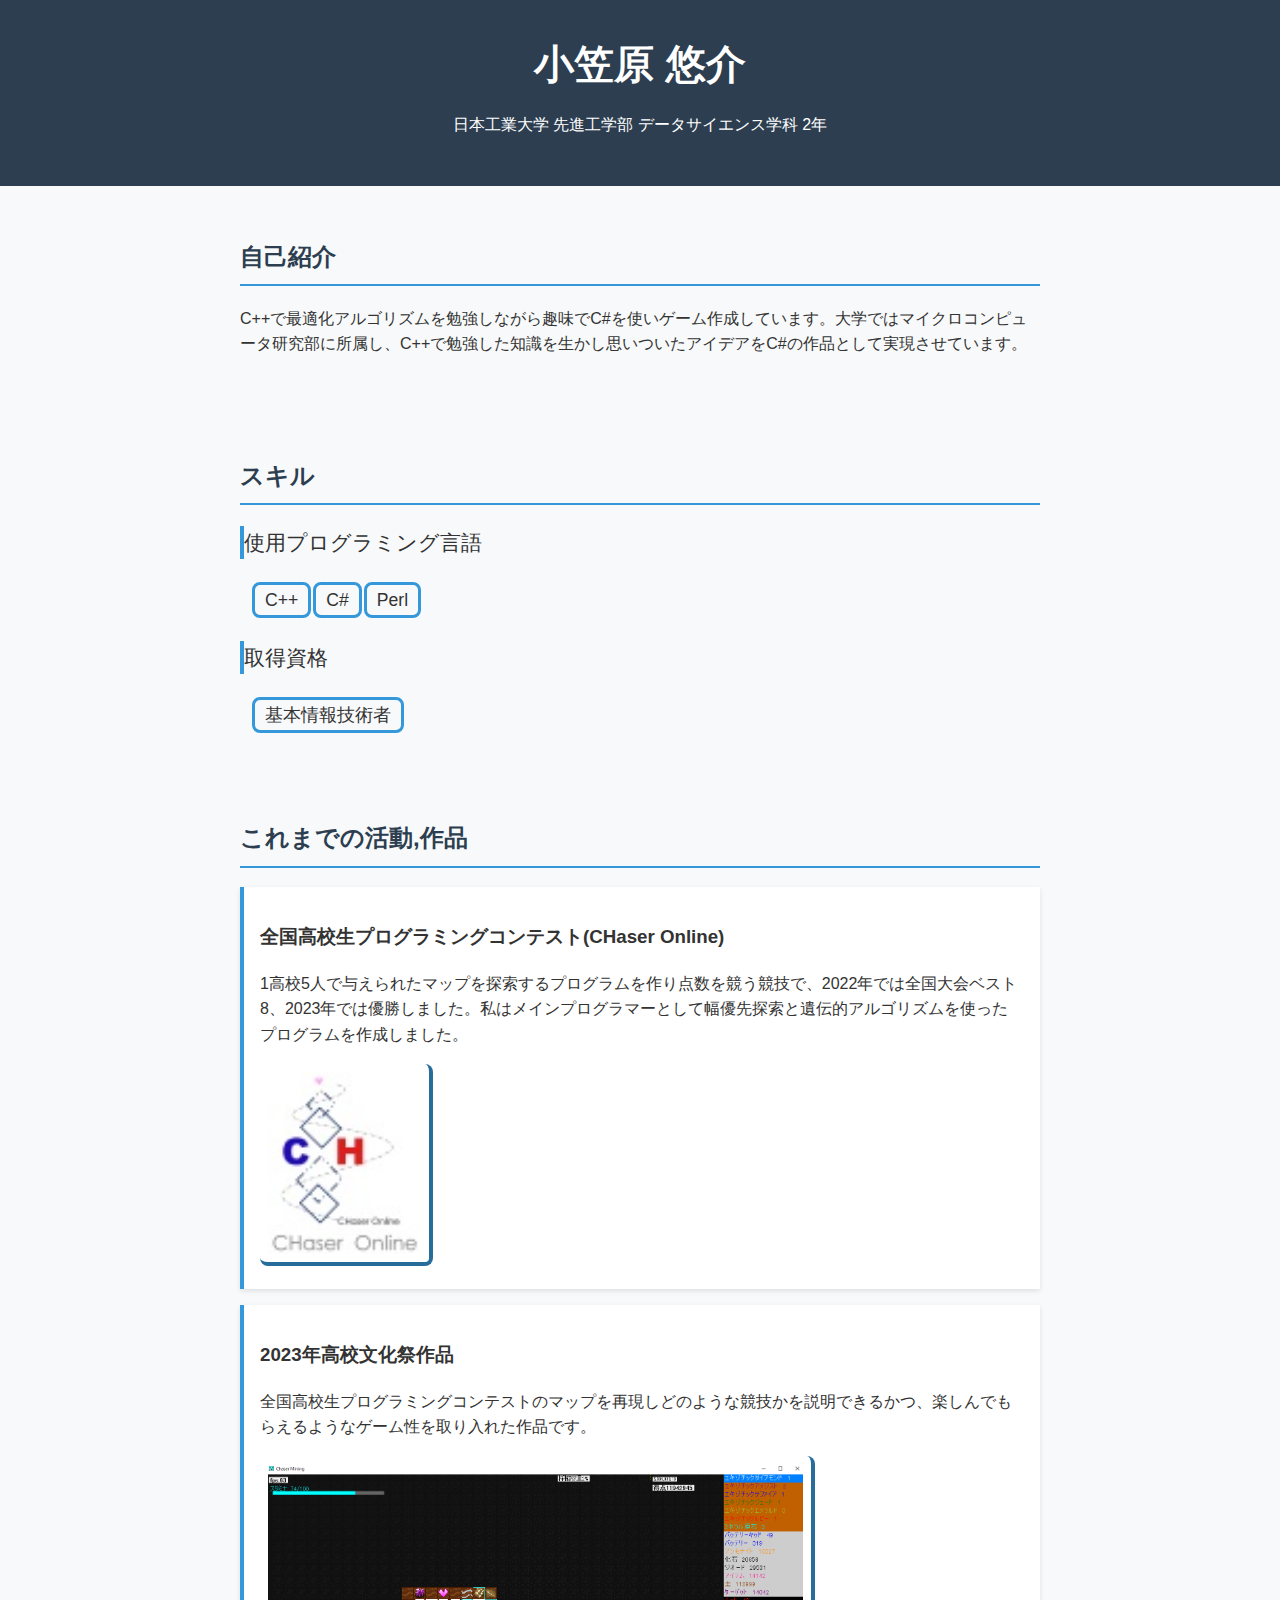
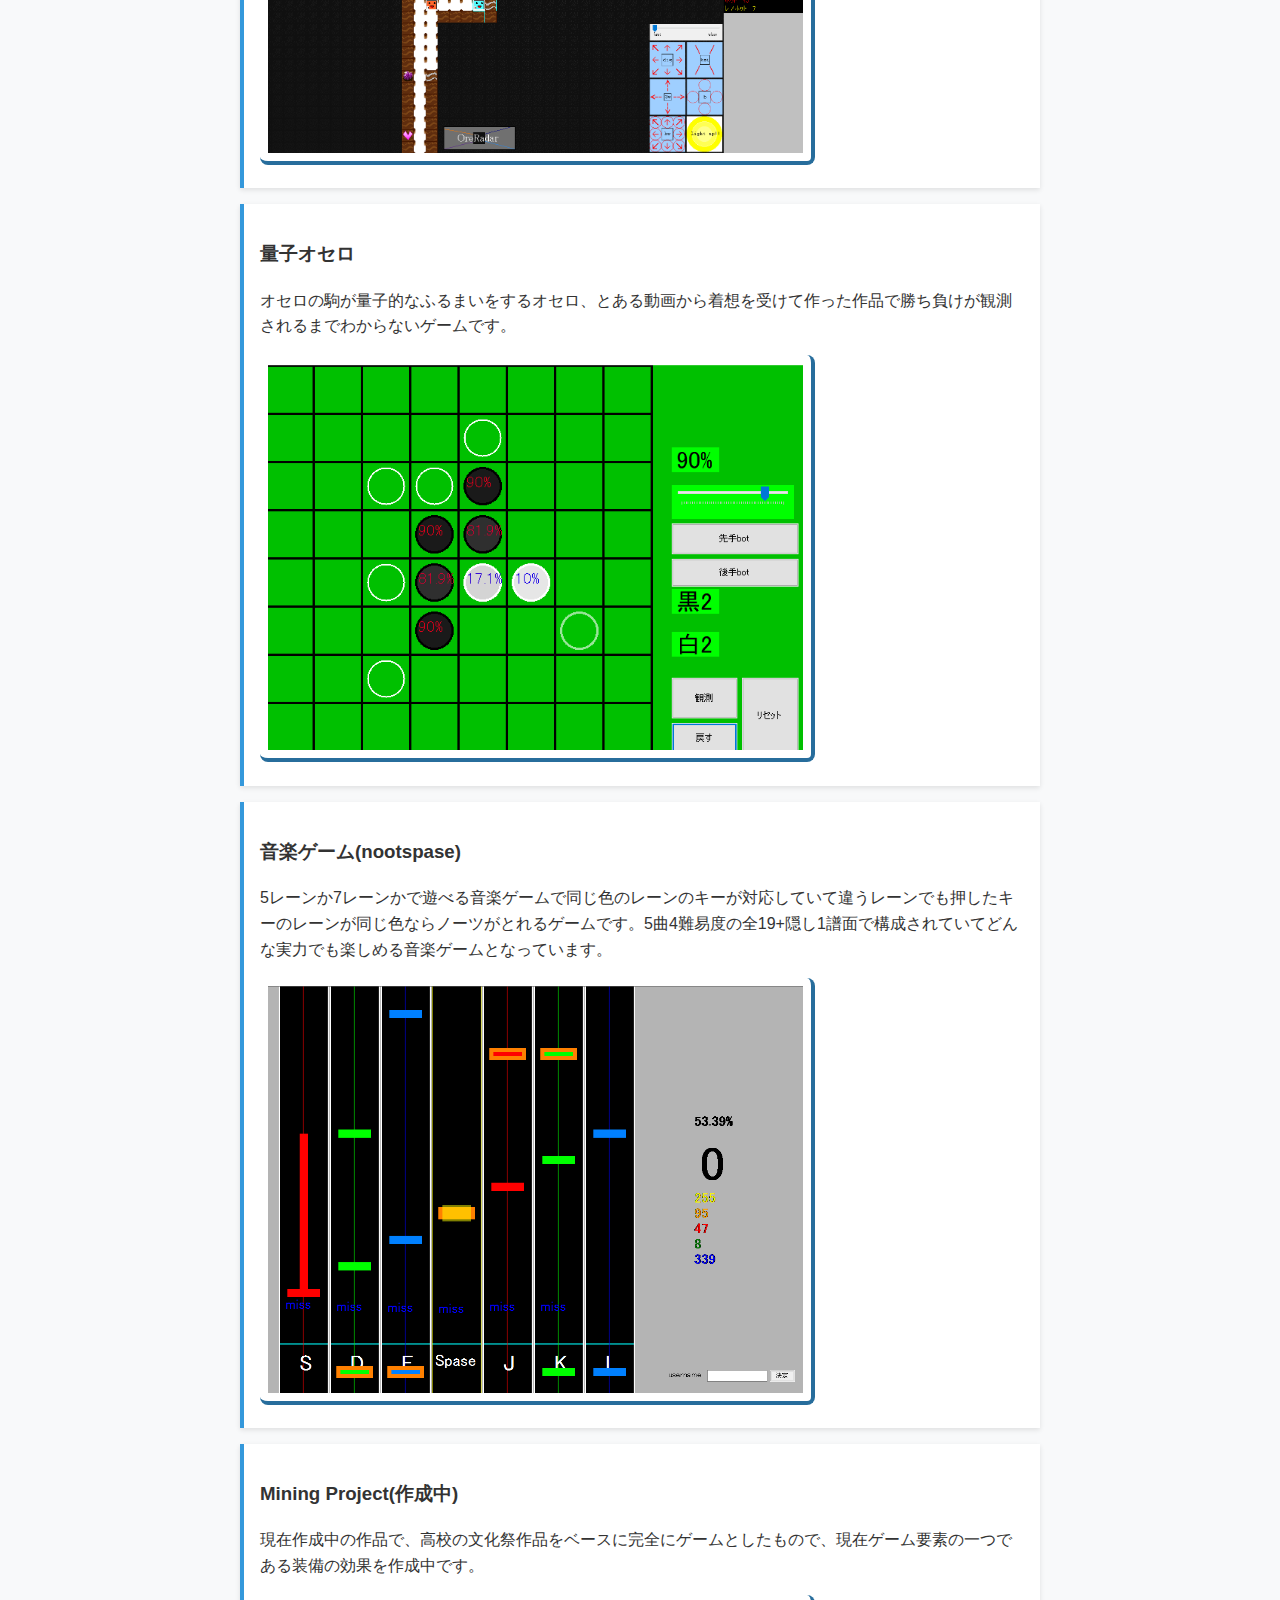
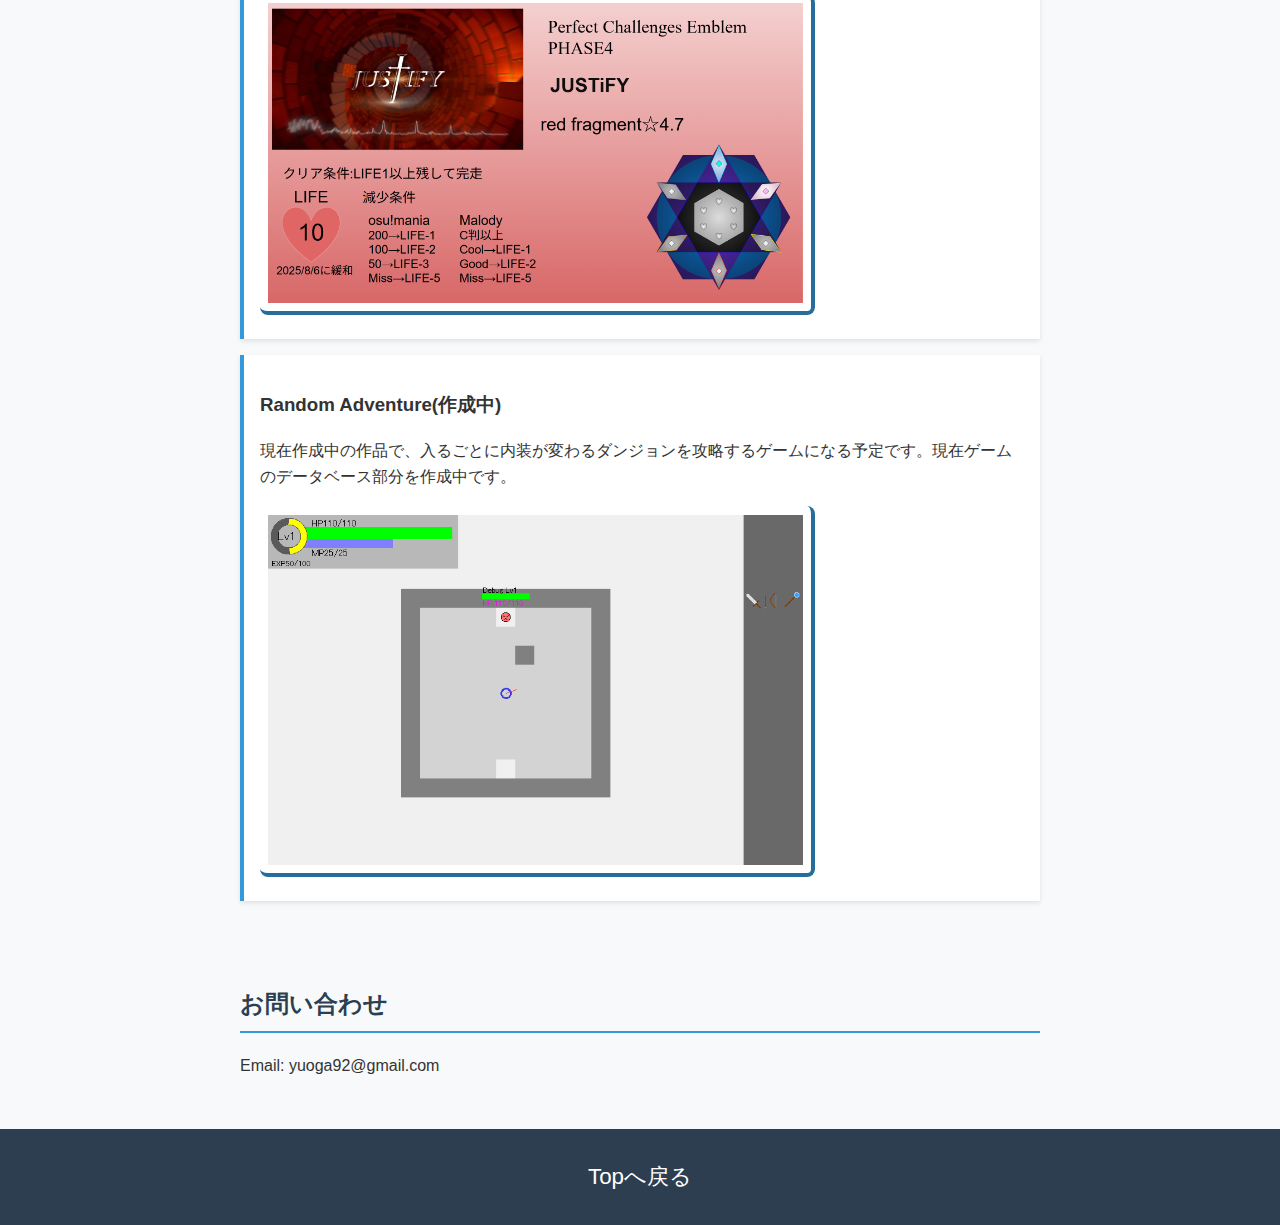
<file: index.html>
<!DOCTYPE html>
<html lang="ja">
<head>
  <meta charset="UTF-8" />
  <meta name="viewport" content="width=device-width, initial-scale=1.0"/>
  <title>ポートフォリオ</title>
  <link rel="stylesheet" href="style.css" />
</head>
<body>
  <header id="top">
    <h1>小笠原 悠介</h1>
    <p>日本工業大学 先進工学部 データサイエンス学科 2年</p>
  </header>

  <section id="about">
    <h2>自己紹介</h2>
    <p>C++で最適化アルゴリズムを勉強しながら趣味でC#を使いゲーム作成しています。大学ではマイクロコンピュータ研究部に所属し、C++で勉強した知識を生かし思いついたアイデアをC#の作品として実現させています。</p>
  </section>

  <section id="skills">
    <h2>スキル</h2>
    <div class="skill"><p>使用プログラミング言語</p></div>
     <table>
      <td>C++</td>
        <td>C#</td>
        <td>Perl</td>
    </table>
    <div class="skill"><p id="skill">取得資格</p></div>
    <table>
        <td>基本情報技術者</td>
    </table>
  </section>

  <section id="projects">
    <h2>これまでの活動,作品</h2>
    <div class="project">
      <h3>全国高校生プログラミングコンテスト(CHaser Online)</h3>
      <p>1高校5人で与えられたマップを探索するプログラムを作り点数を競う競技で、2022年では全国大会ベスト8、2023年では優勝しました。私はメインプログラマーとして幅優先探索と遺伝的アルゴリズムを使ったプログラムを作成しました。</p>
      <img src="0.jpg" alt="Description of the image" width="20%">
    </div>
     <div class="project">
      <h3>2023年高校文化祭作品</h3>
      <p>全国高校生プログラミングコンテストのマップを再現しどのような競技かを説明できるかつ、楽しんでもらえるようなゲーム性を取り入れた作品です。</p>
      <img src="1.png" alt="Description of the image" width="70%">
    </div>
    <div class="project">
      <h3>量子オセロ</h3>
      <p>オセロの駒が量子的なふるまいをするオセロ、とある動画から着想を受けて作った作品で勝ち負けが観測されるまでわからないゲームです。</p>
      <img src="3.png" alt="Description of the image"width="70%">
    </div>
    <div class="project">
      <h3>音楽ゲーム(nootspase)</h3>
      <p>5レーンか7レーンかで遊べる音楽ゲームで同じ色のレーンのキーが対応していて違うレーンでも押したキーのレーンが同じ色ならノーツがとれるゲームです。5曲4難易度の全19+隠し1譜面で構成されていてどんな実力でも楽しめる音楽ゲームとなっています。</p>
      <img src="2.png" alt="Description of the image" width="70%">
    </div>
    <div class="project">
      <h3>Mining Project(作成中)</h3>
      <p>現在作成中の作品で、高校の文化祭作品をベースに完全にゲームとしたもので、現在ゲーム要素の一つである装備の効果を作成中です。</p>
      <img src="4.png" alt="Description of the image" width="70%">
    </div>
    <div class="project">
      <h3>Random Adventure(作成中)</h3>
      <p>現在作成中の作品で、入るごとに内装が変わるダンジョンを攻略するゲームになる予定です。現在ゲームのデータベース部分を作成中です。</p>
      <img src="5.png" alt="Description of the image" width="70%">
    </div>
    </div>
    
  </section>

  <section id="contact">
    <h2>お問い合わせ</h2>
    <p>Email: yuoga92@gmail.com</p>
  </section>

  <footer>
    <a href="#top">Topへ戻る</a>
  </footer>
</body>
</html>
</file>
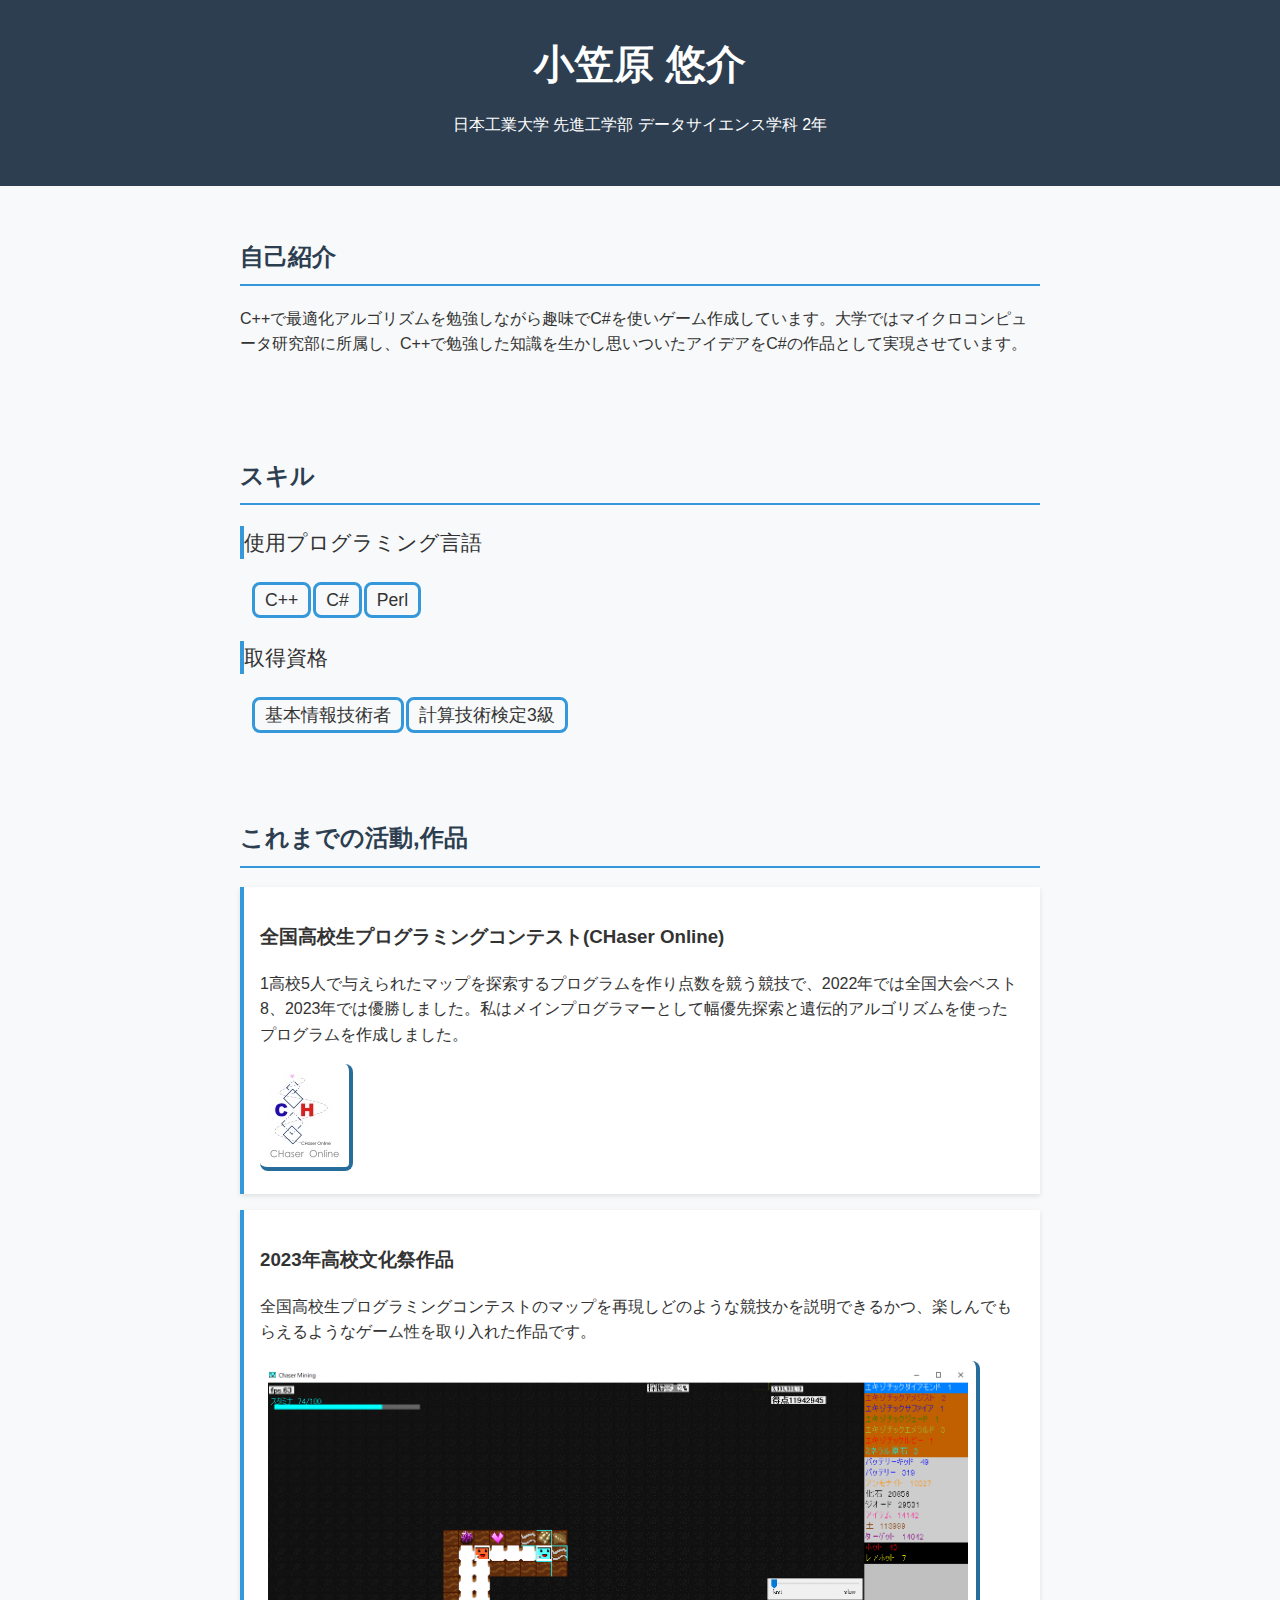
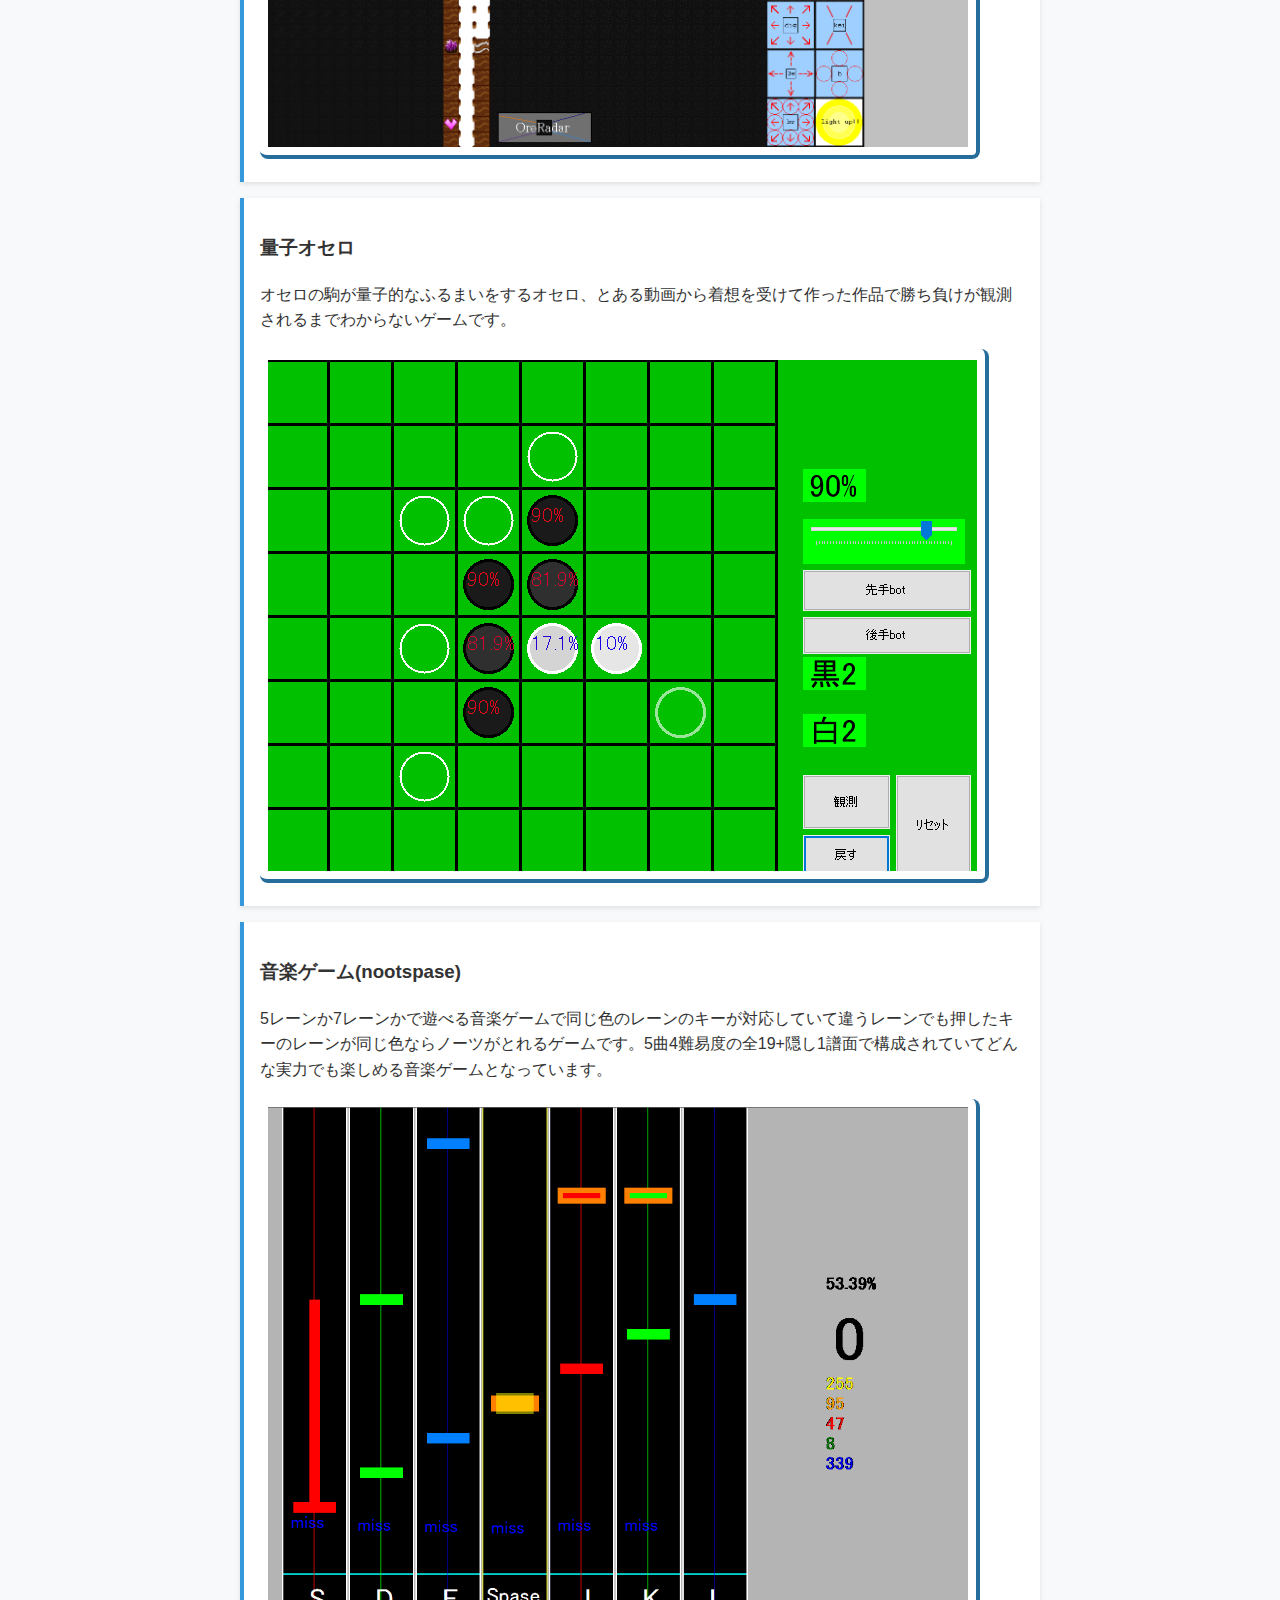
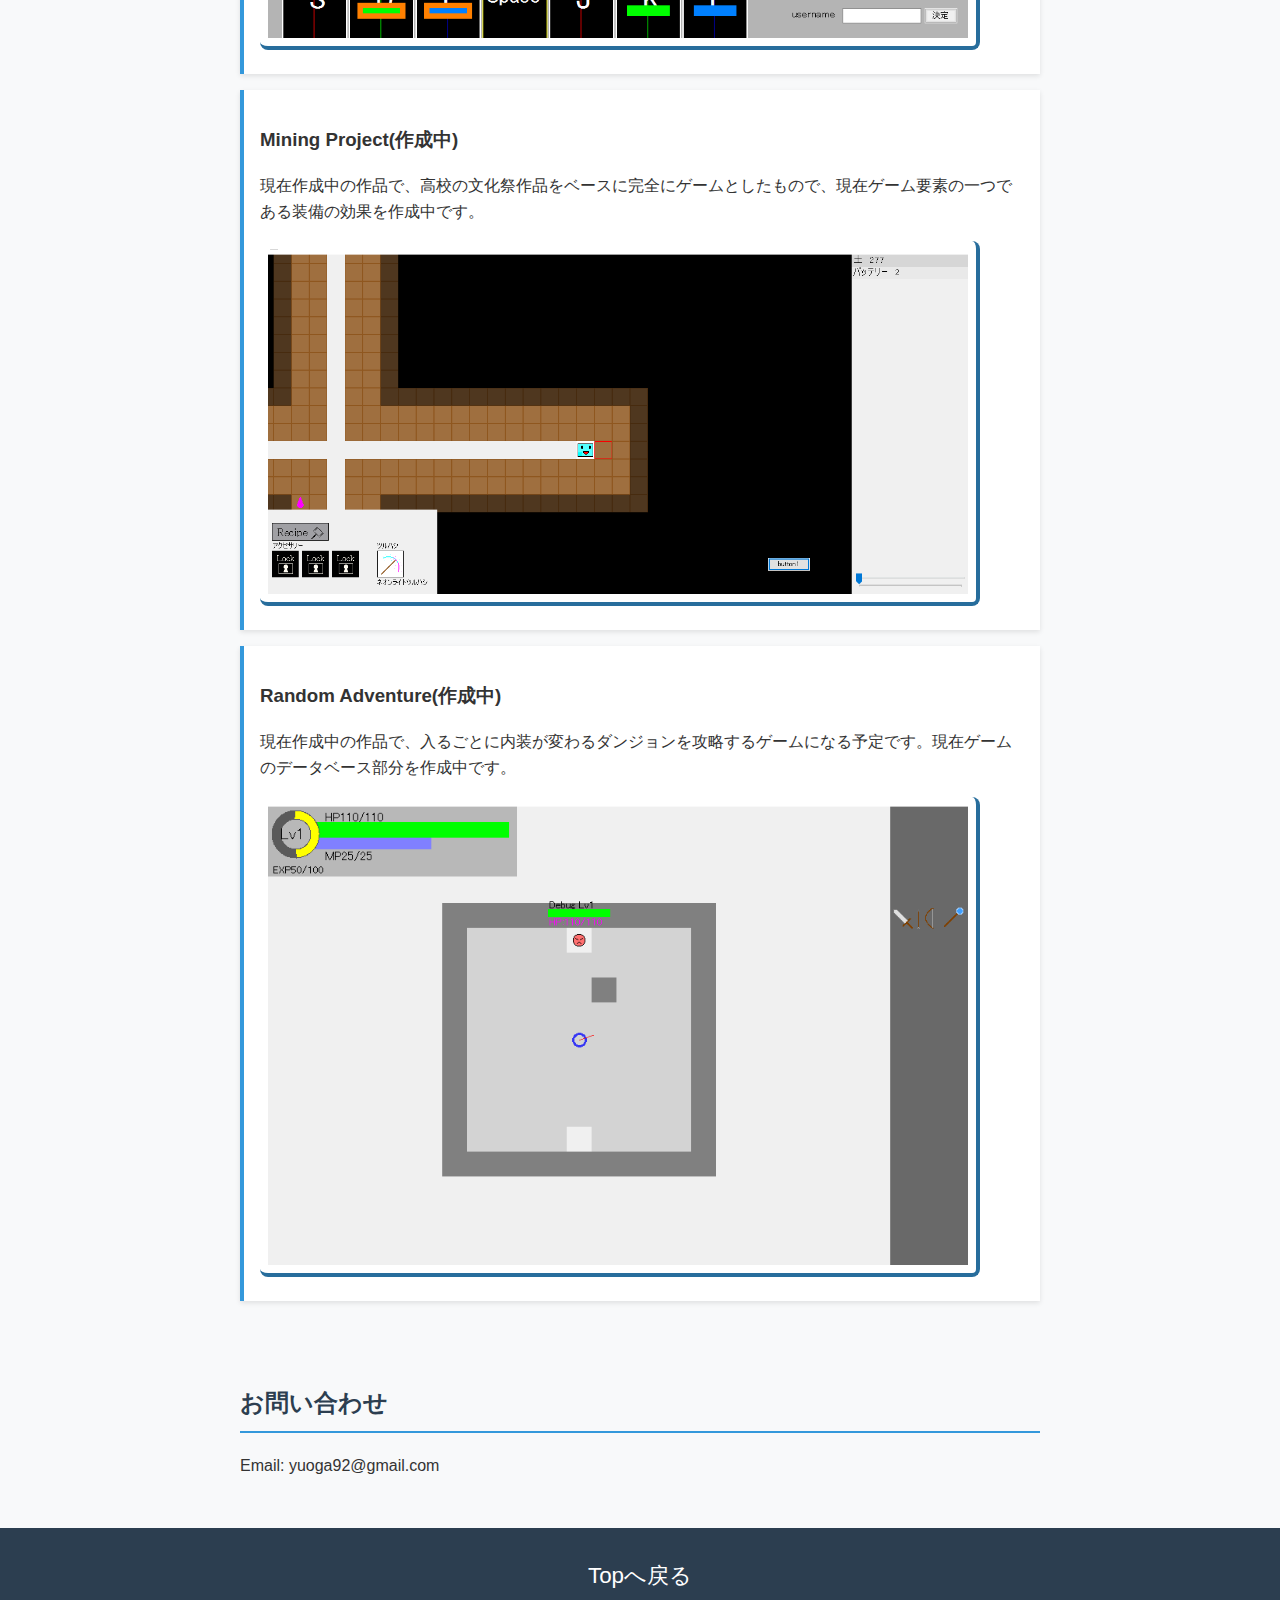
<file: portfolio/index.html>
<!DOCTYPE html>
<html lang="ja">
<head>
  <meta charset="UTF-8" />
  <meta name="viewport" content="width=device-width, initial-scale=1.0"/>
  <title>ポートフォリオ</title>
  <link rel="stylesheet" href="style.css" />
</head>
<body>
  <header id="top">
    <h1>小笠原 悠介</h1>
    <p>日本工業大学 先進工学部 データサイエンス学科 2年</p>
  </header>

  <section id="about">
    <h2>自己紹介</h2>
    <p>C++で最適化アルゴリズムを勉強しながら趣味でC#を使いゲーム作成しています。大学ではマイクロコンピュータ研究部に所属し、C++で勉強した知識を生かし思いついたアイデアをC#の作品として実現させています。</p>
  </section>

  <section id="skills">
    <h2>スキル</h2>
    <div class="skill"><p>使用プログラミング言語</p></div>
     <table>
      <td>C++</td>
        <td>C#</td>
        <td>Perl</td>
    </table>
    <div class="skill"><p id="skill">取得資格</p></div>
    <table>
        <td>基本情報技術者</td>
        <td>計算技術検定3級</td>
    </table>
  </section>

  <section id="projects">
    <h2>これまでの活動,作品</h2>
    <div class="project">
      <h3>全国高校生プログラミングコンテスト(CHaser Online)</h3>
      <p>1高校5人で与えられたマップを探索するプログラムを作り点数を競う競技で、2022年では全国大会ベスト8、2023年では優勝しました。私はメインプログラマーとして幅優先探索と遺伝的アルゴリズムを使ったプログラムを作成しました。</p>
      <img src="0.jpg" alt="Description of the image">
    </div>
     <div class="project">
      <h3>2023年高校文化祭作品</h3>
      <p>全国高校生プログラミングコンテストのマップを再現しどのような競技かを説明できるかつ、楽しんでもらえるようなゲーム性を取り入れた作品です。</p>
      <img src="1.png" alt="Description of the image" width="700">
    </div>
    <div class="project">
      <h3>量子オセロ</h3>
      <p>オセロの駒が量子的なふるまいをするオセロ、とある動画から着想を受けて作った作品で勝ち負けが観測されるまでわからないゲームです。</p>
      <img src="3.png" alt="Description of the image">
    </div>
    <div class="project">
      <h3>音楽ゲーム(nootspase)</h3>
      <p>5レーンか7レーンかで遊べる音楽ゲームで同じ色のレーンのキーが対応していて違うレーンでも押したキーのレーンが同じ色ならノーツがとれるゲームです。5曲4難易度の全19+隠し1譜面で構成されていてどんな実力でも楽しめる音楽ゲームとなっています。</p>
      <img src="2.png" alt="Description of the image" width="700">
    </div>
    <div class="project">
      <h3>Mining Project(作成中)</h3>
      <p>現在作成中の作品で、高校の文化祭作品をベースに完全にゲームとしたもので、現在ゲーム要素の一つである装備の効果を作成中です。</p>
      <img src="4.png" alt="Description of the image" width="700">
    </div>
    <div class="project">
      <h3>Random Adventure(作成中)</h3>
      <p>現在作成中の作品で、入るごとに内装が変わるダンジョンを攻略するゲームになる予定です。現在ゲームのデータベース部分を作成中です。</p>
      <img src="5.png" alt="Description of the image" width="700">
    </div>
    </div>
    
  </section>

  <section id="contact">
    <h2>お問い合わせ</h2>
    <p>Email: yuoga92@gmail.com</p>
  </section>

  <footer>
    <a href="#top">Topへ戻る</a>
  </footer>
</body>
</html>
</file>
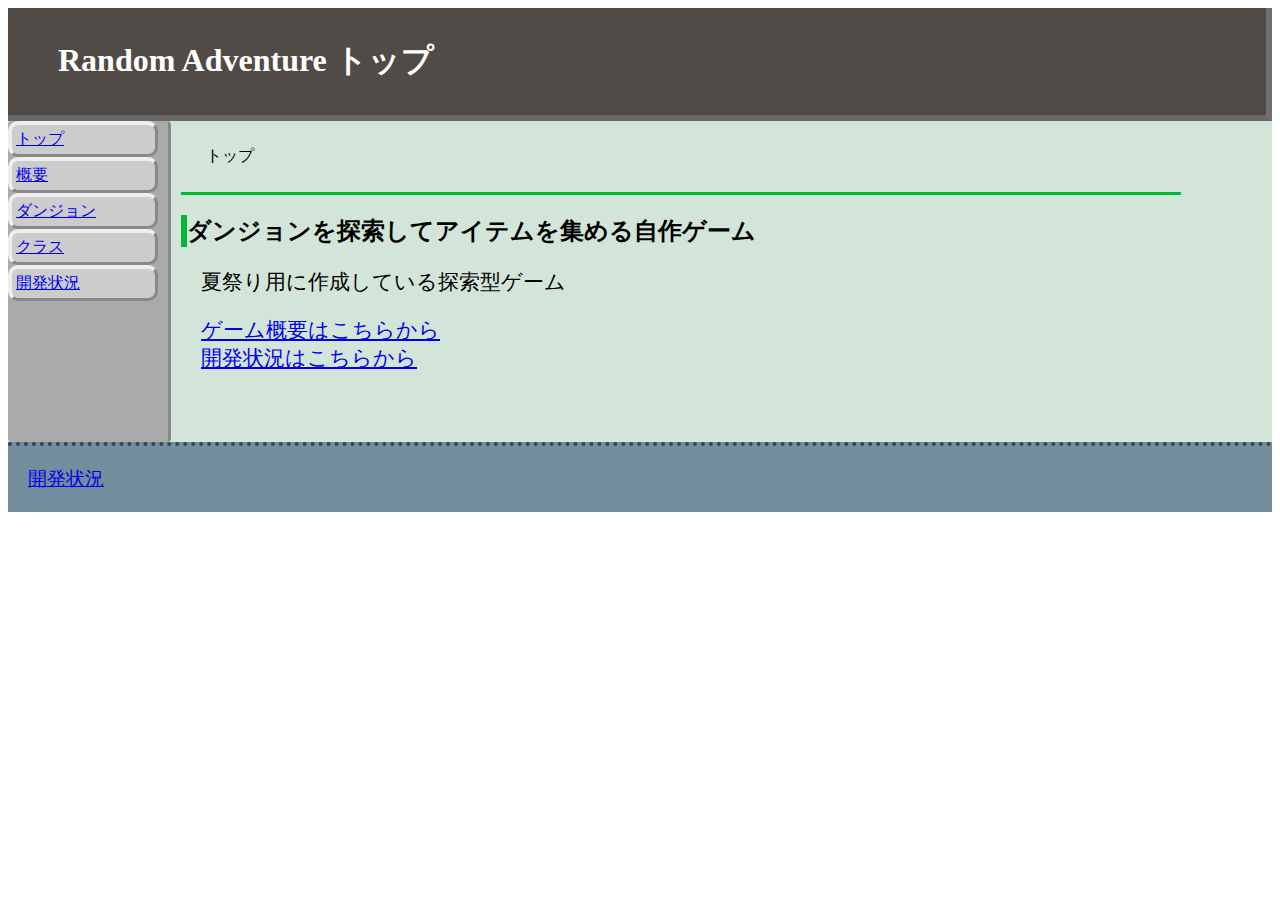
<file: web/index.html>
<!DOCTYPE html>
<html lang="jp">
<head>
    <meta charset="UTF-8">
    <meta name="viewport" content="width=device-width, initial-scale=1.0">
    <link href="style.css" rel="stylesheet">
    <title>Document</title>
</head>
<body>
    <header id="headerid">
        <h1>Random Adventure トップ</h1>
        
    </header>
    <mid>
        <sidebar>
            <li><a href="index.html">トップ</a></li>
            <li><a href="top/overview.html" >概要</a></li>
            <li><a href="top/overview/Dungeon.html">ダンジョン</a></li>
            <li><a href="top/overview/player_class.html">クラス</a></li>
            <li><a href="top/Development_status.html">開発状況</a></li>
        </sidebar>
    <main>
        <div class="pan"><a >トップ</a></div>
        <h2>ダンジョンを探索してアイテムを集める自作ゲーム</h2>
        <p>夏祭り用に作成している探索型ゲーム</p>
        
        <li><a href="top/overview.html">ゲーム概要はこちらから</a></li>
        <li><a href="top/Development_status.html">開発状況はこちらから</a></li>
    </main>
    </mid>
     <footer>
        <a href="top/Development_status.html">開発状況</a>
    </footer>
</body>
</html>
</file>
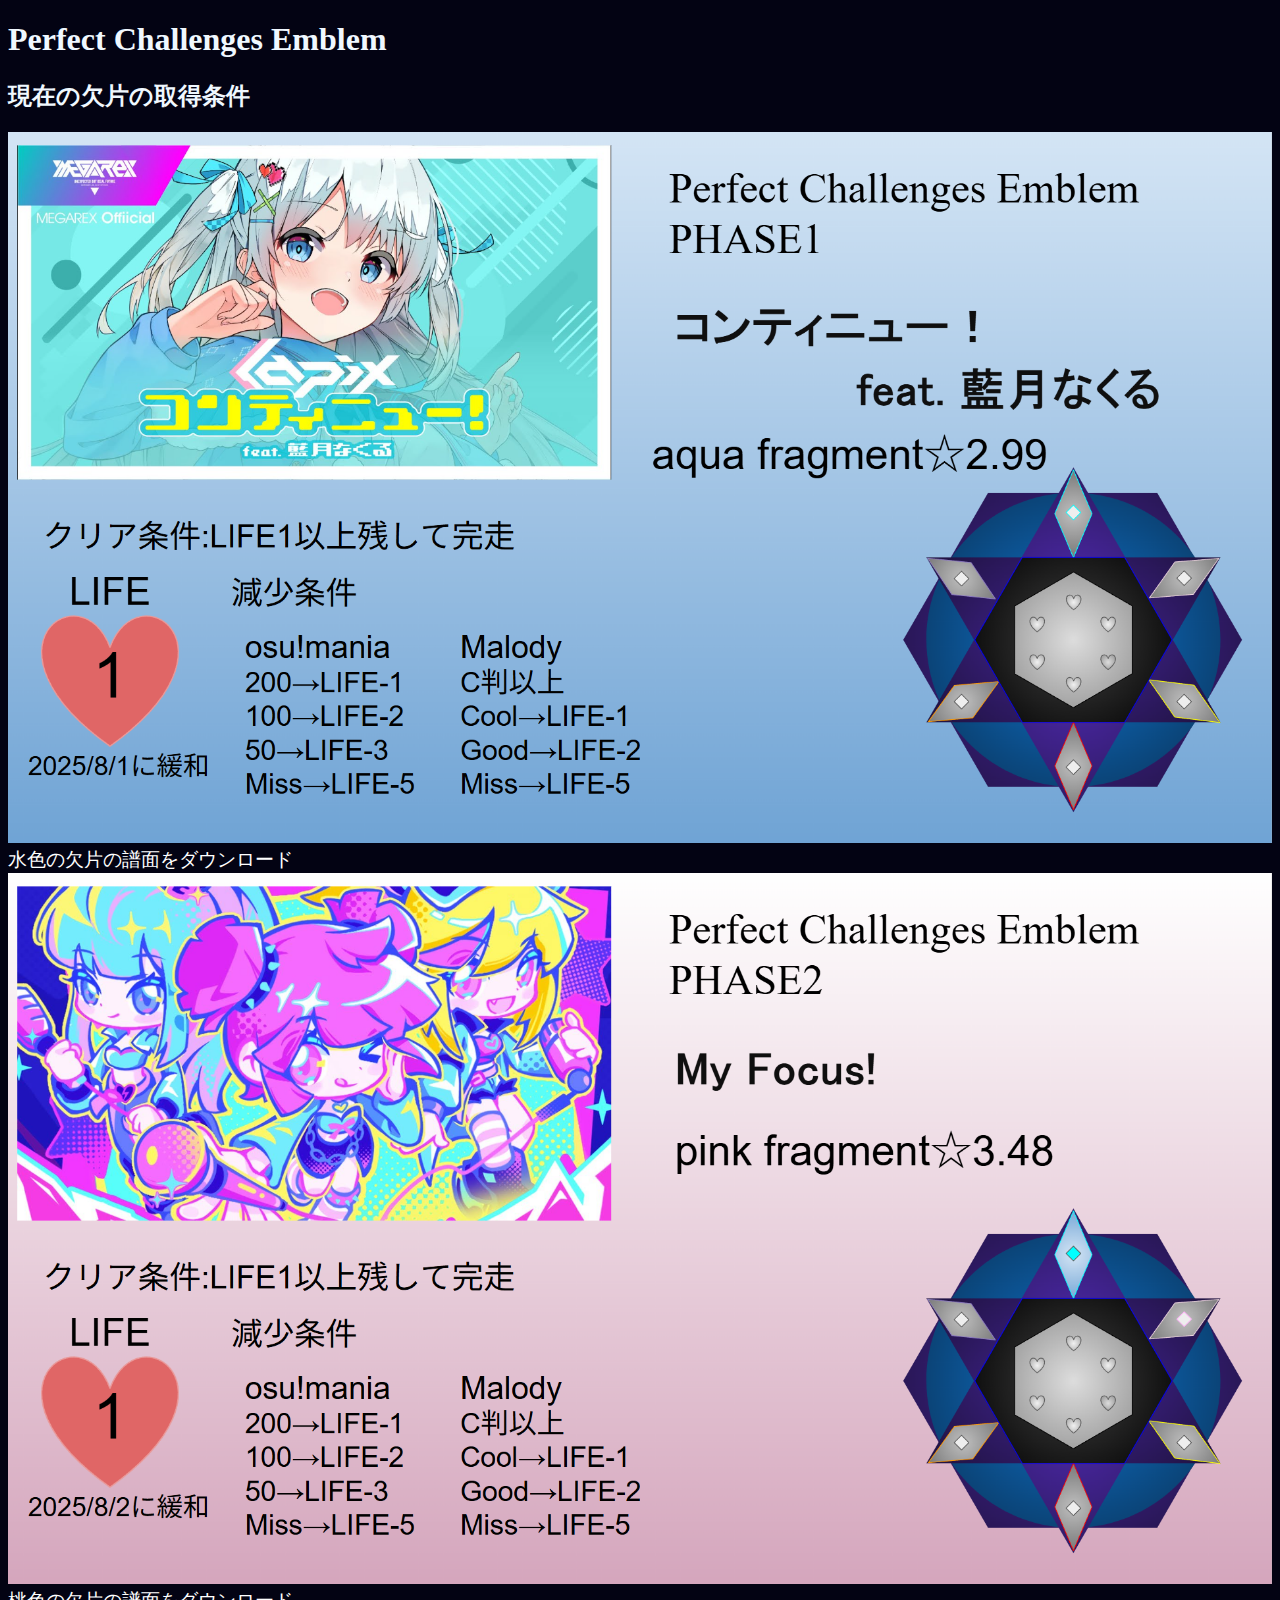
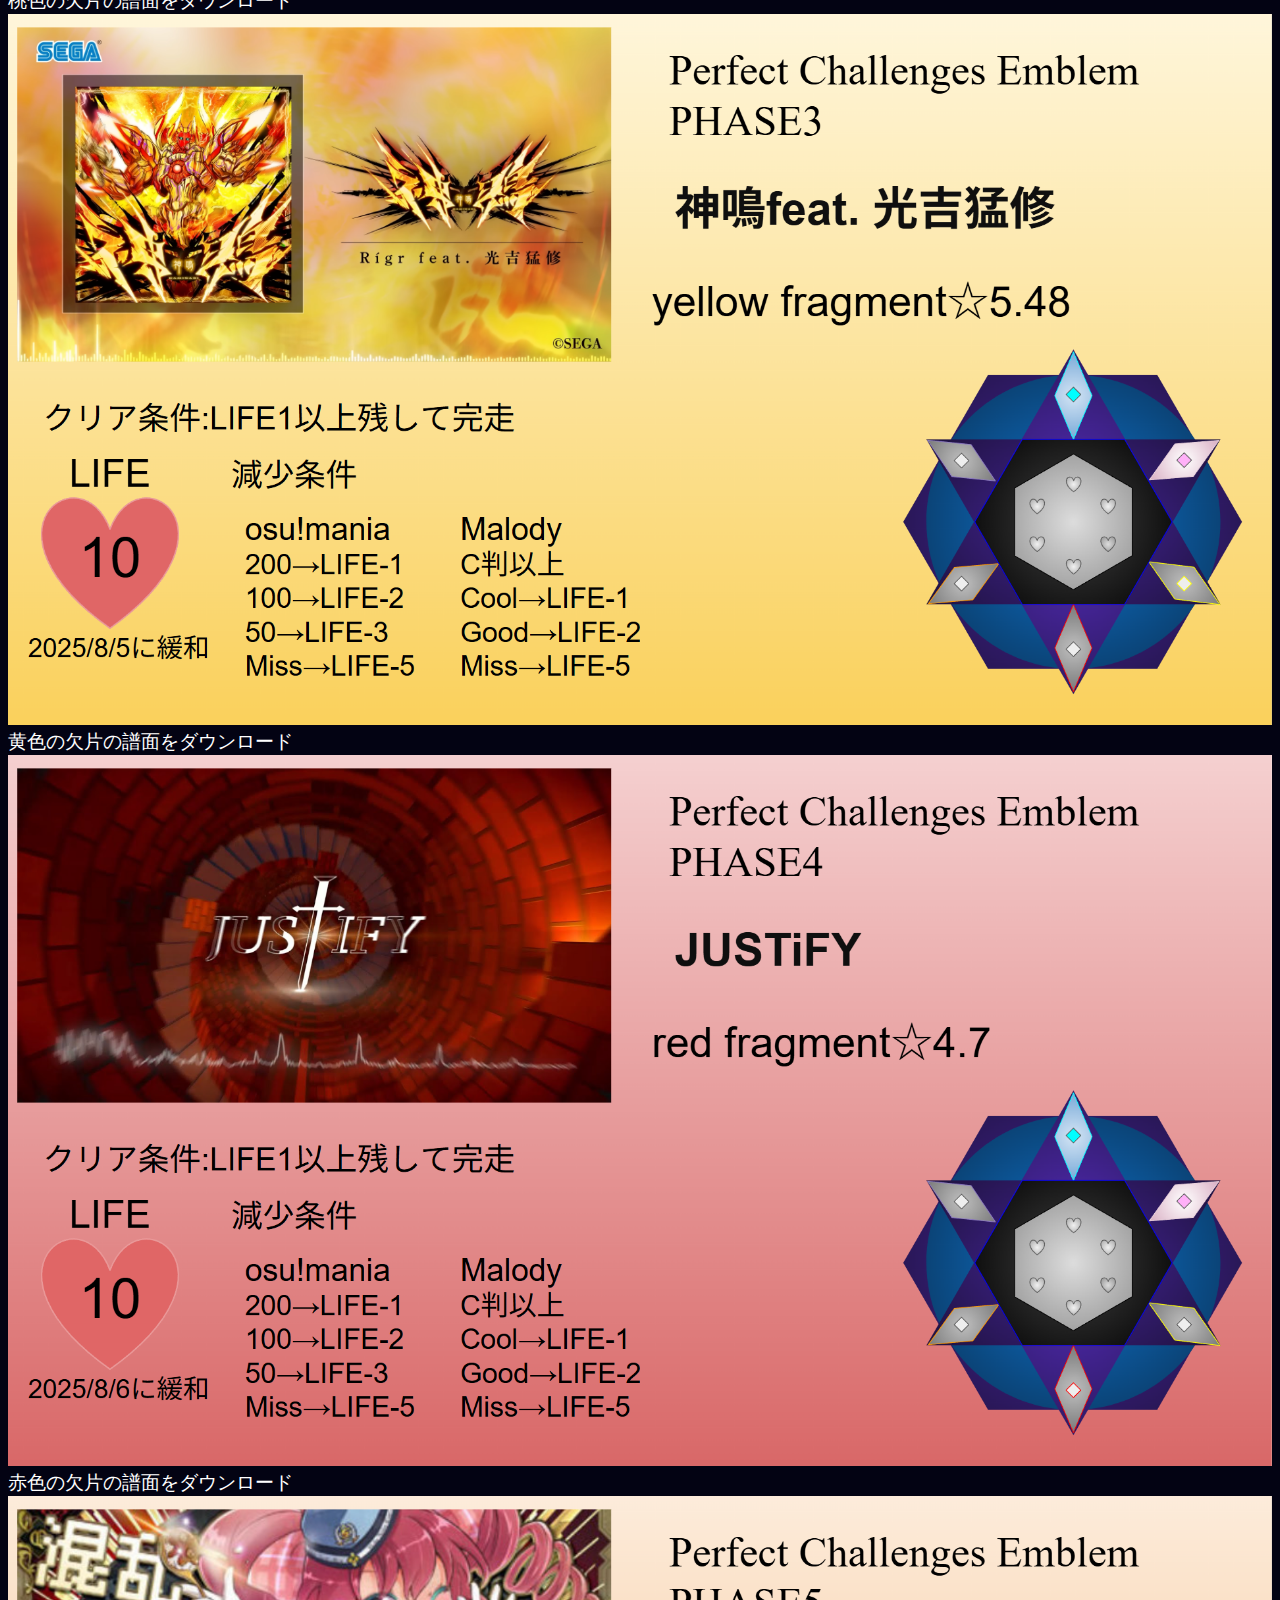
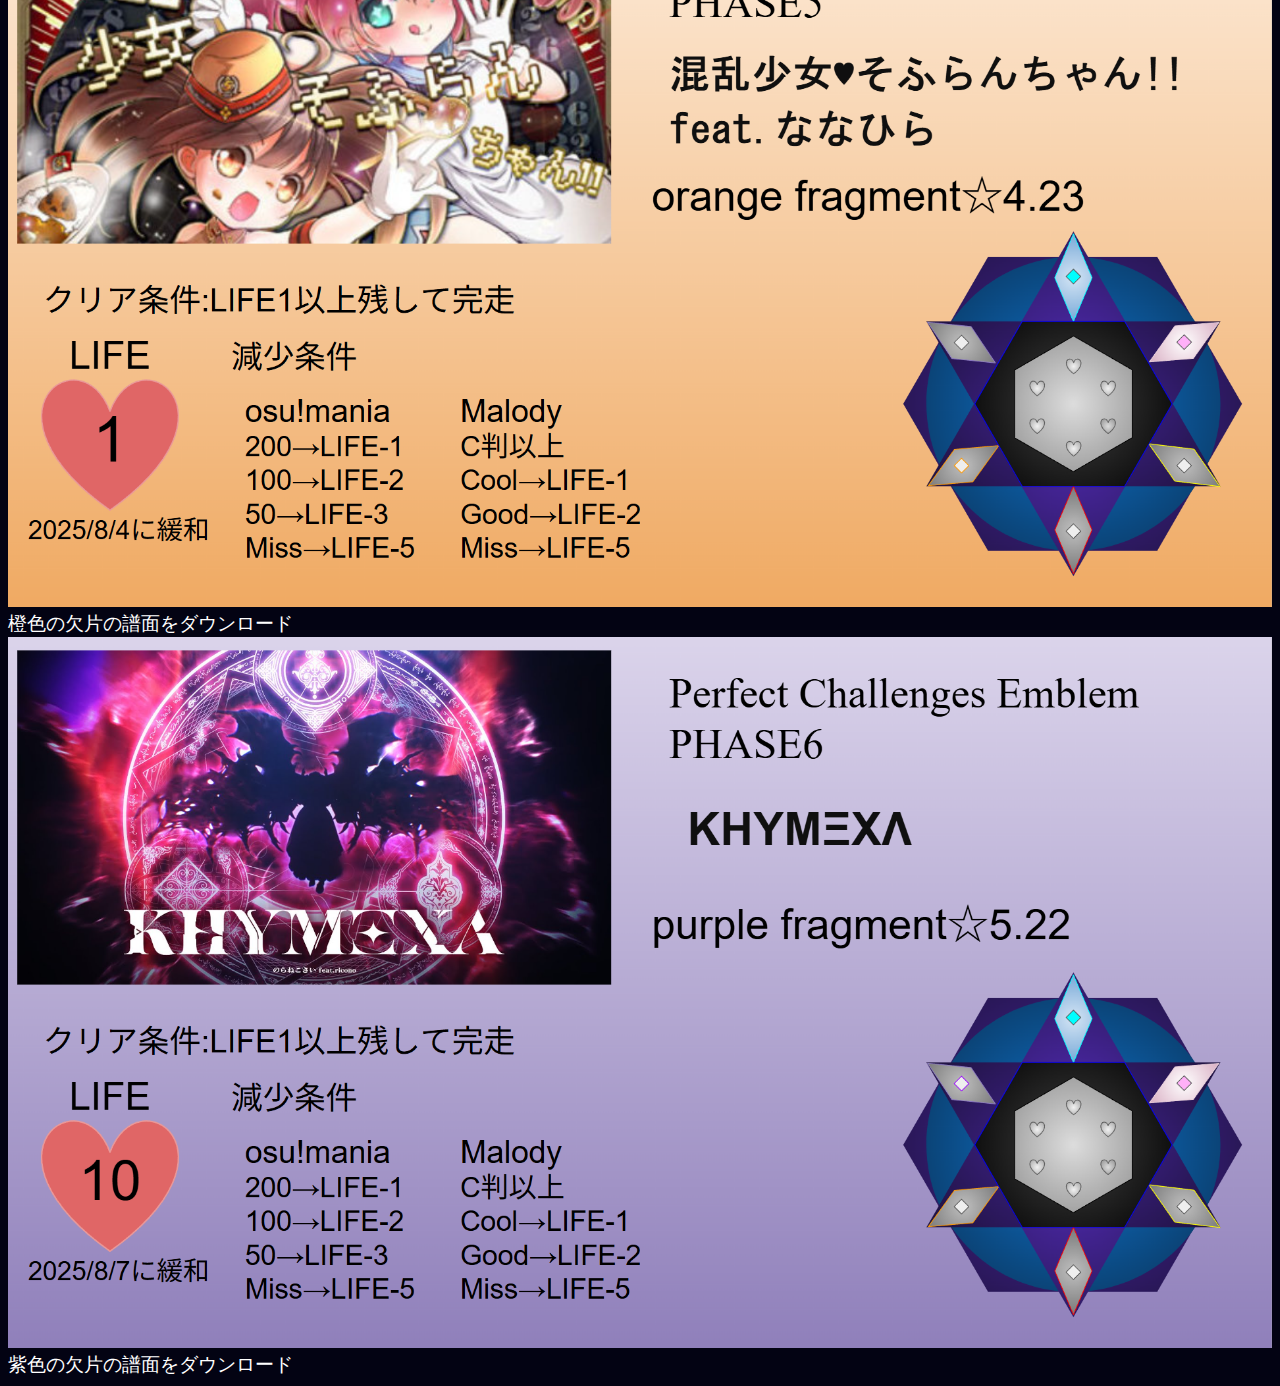
<file: Perfect Challenges Emblem/fragment.html>
<!DOCTYPE html>
<html lang="jp">
    <head>
        <meta charset="UTF-8">
        <meta name="viewport" content="width=device-width, initial-scale=1.0">
        <link href="style.css" rel="stylesheet">
        <title>Perfect Challenges Emblem</title>
    </head>
    <body>
        <header id="headerid">
            <h1>Perfect Challenges Emblem</h1>
            
        </header>
        <mid>
            <h2>現在の欠片の取得条件</h2>
            <img src="img/1.png" height="auto" width="100%">
            <a href="beatmaps/lapix feat. nakuruaitsuki - contenue!.osz">水色の欠片の譜面をダウンロード</a>
            <img src="img/2.png" height="auto" width="100%">
            <a href="beatmaps/EmoCosine - My Focus!.osz">桃色の欠片の譜面をダウンロード</a>
            <img src="img/3.png" height="auto" width="100%">
            <a href="beatmaps/Rigr feat. Takenobu Mitsuyosi - kaminari.osz">黄色の欠片の譜面をダウンロード</a>
            <img src="img/4.png" height="auto" width="100%">
            <a href="beatmaps/TrinaLydia vs Kuro - JUSTiFY.osz">赤色の欠片の譜面をダウンロード</a>
            <img src="img/5.png" height="auto" width="100%">
            <a href="beatmaps/Camellia feat. Nanahira - konransyoujo sofuranchan.osz">橙色の欠片の譜面をダウンロード</a>
            <img src="img/6.png" height="auto" width="100%">
            <a href="beatmaps/noranekosai - KHYMEXA feat.ricono.osz">紫色の欠片の譜面をダウンロード</a>
            
        </mid>
        
    </body>
</html>
</file>
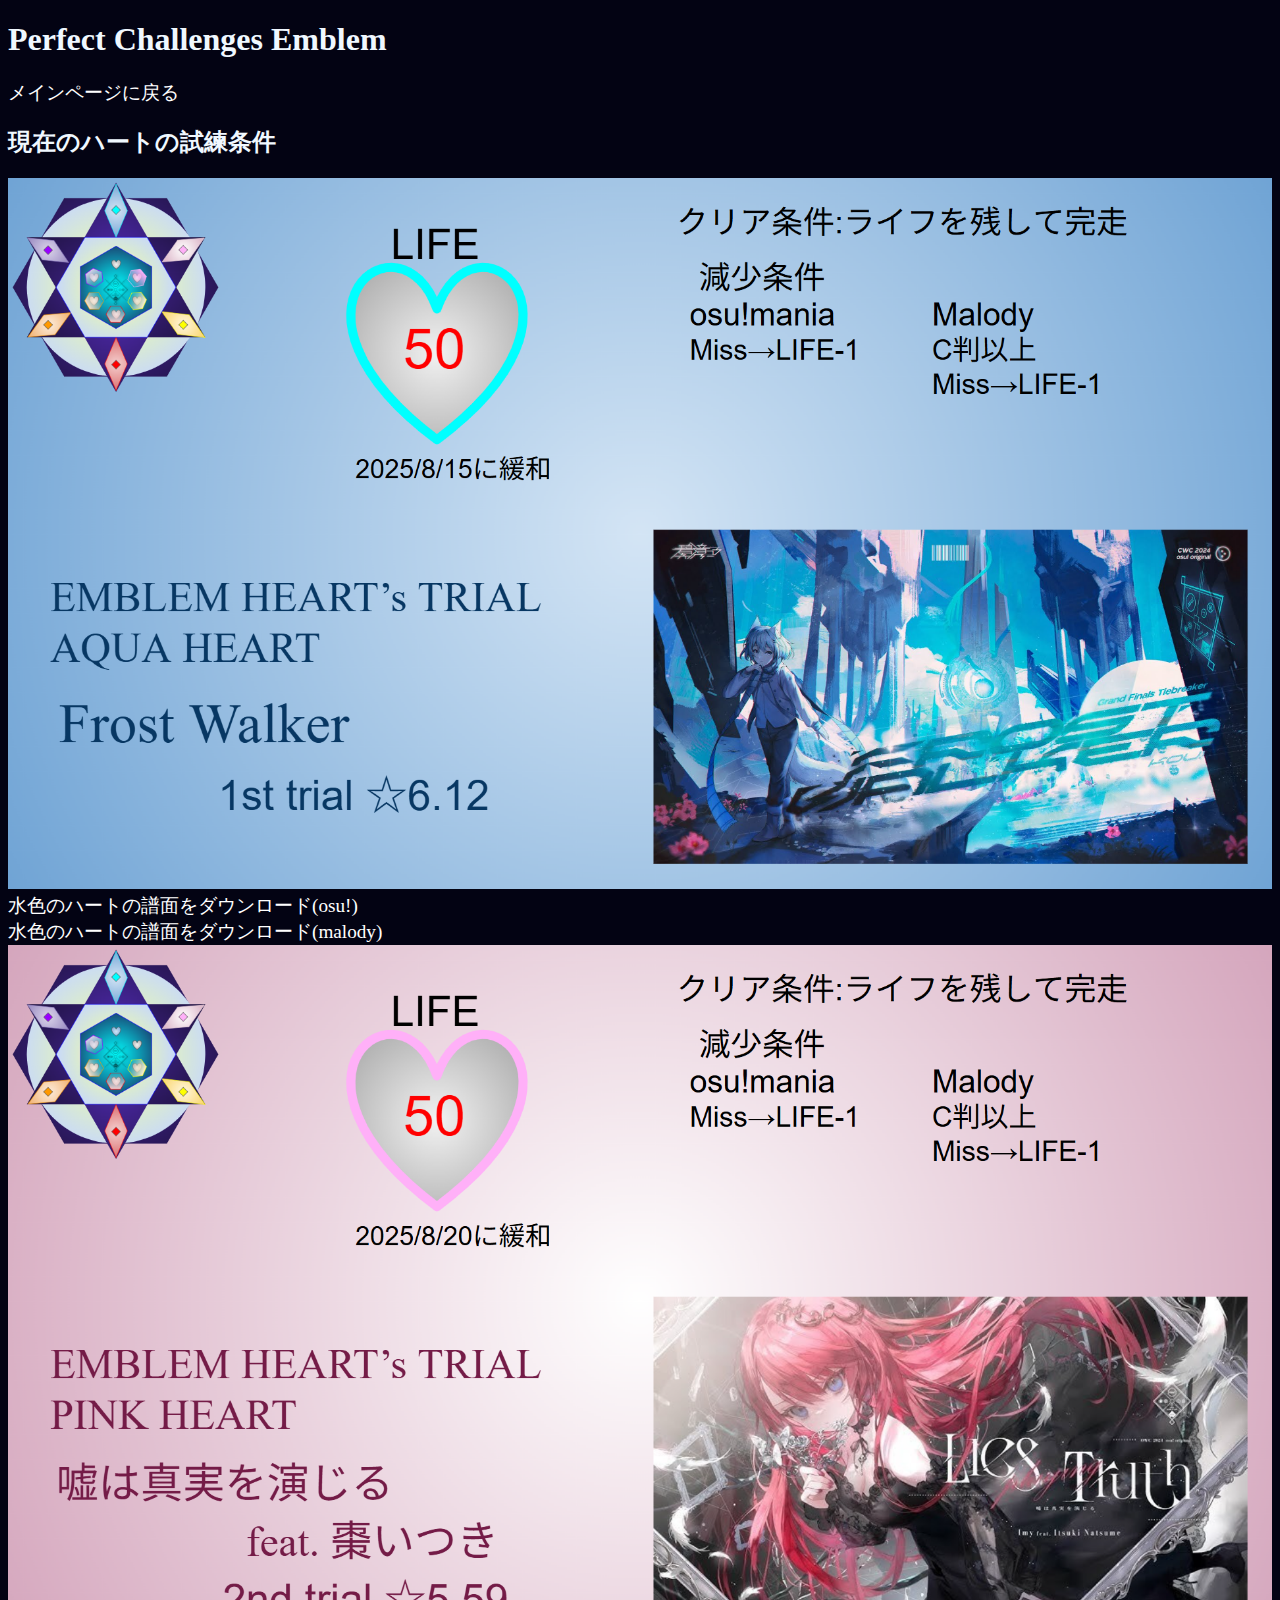
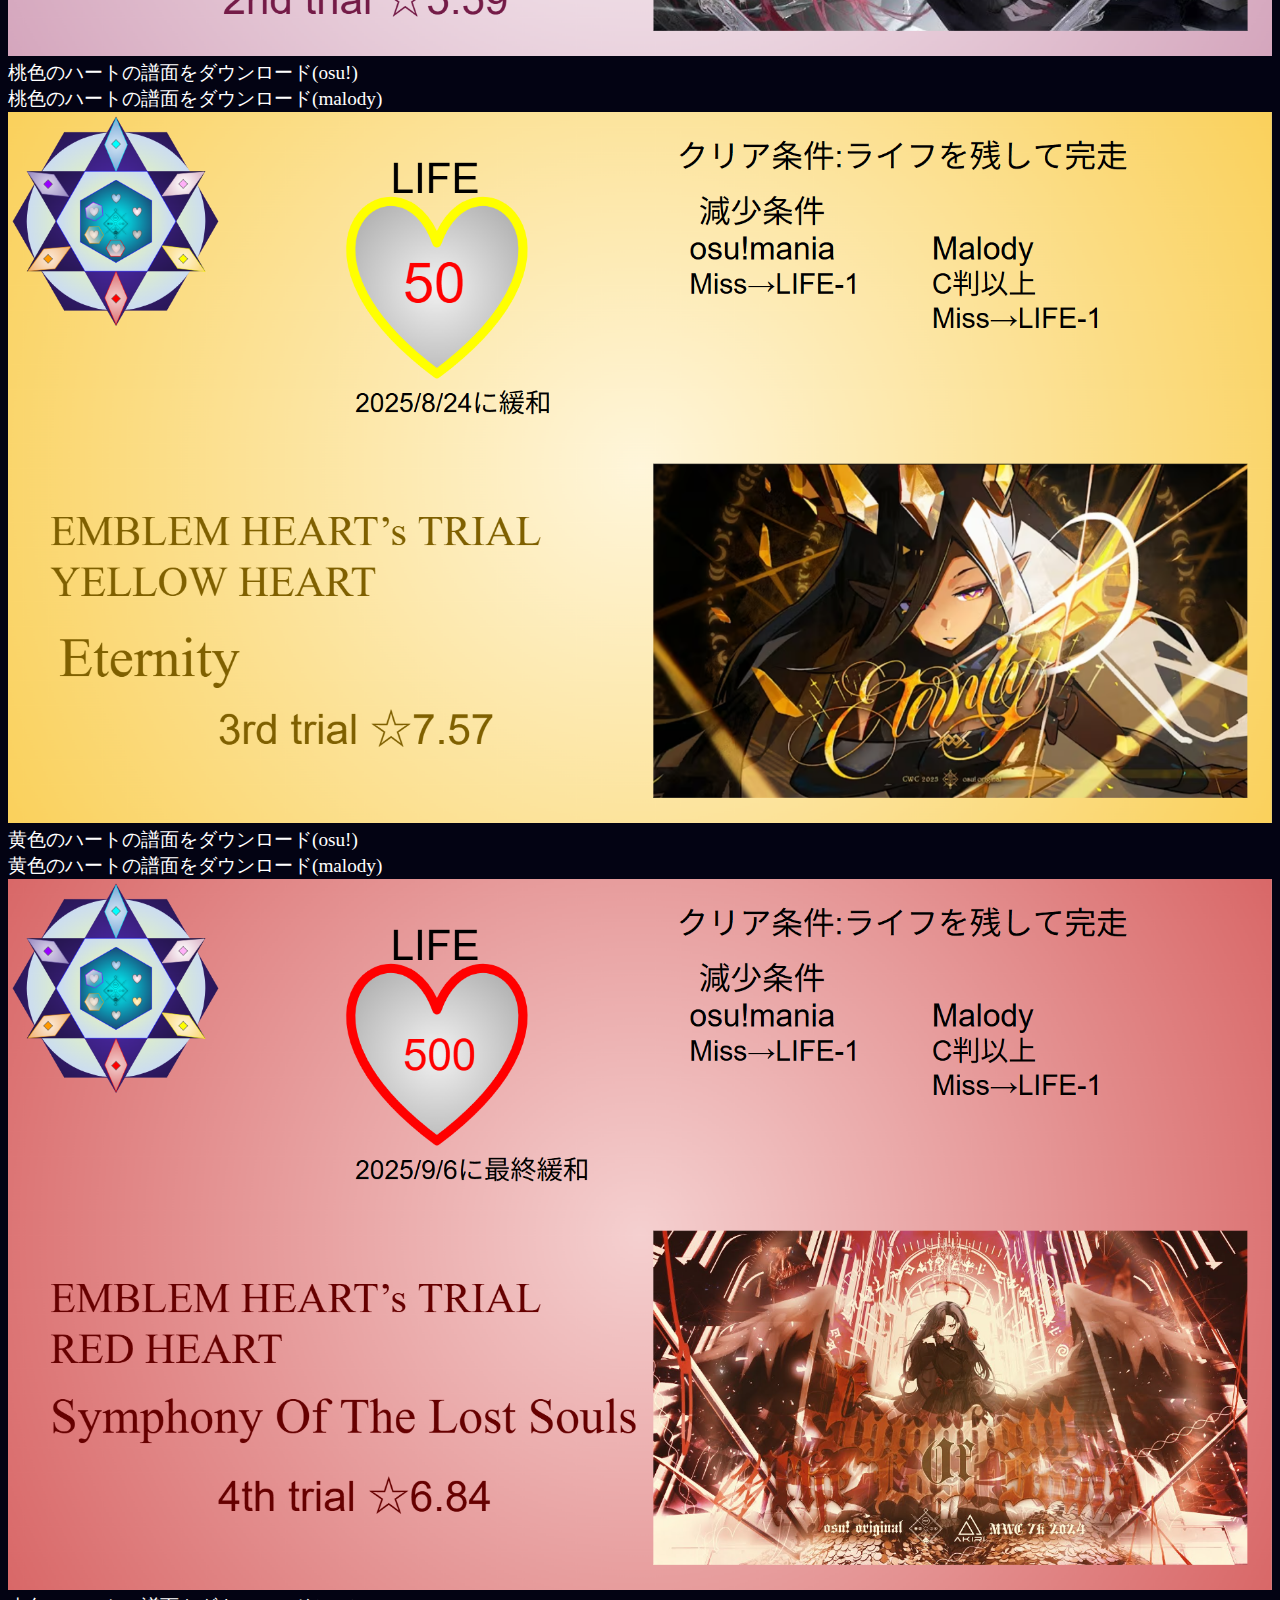
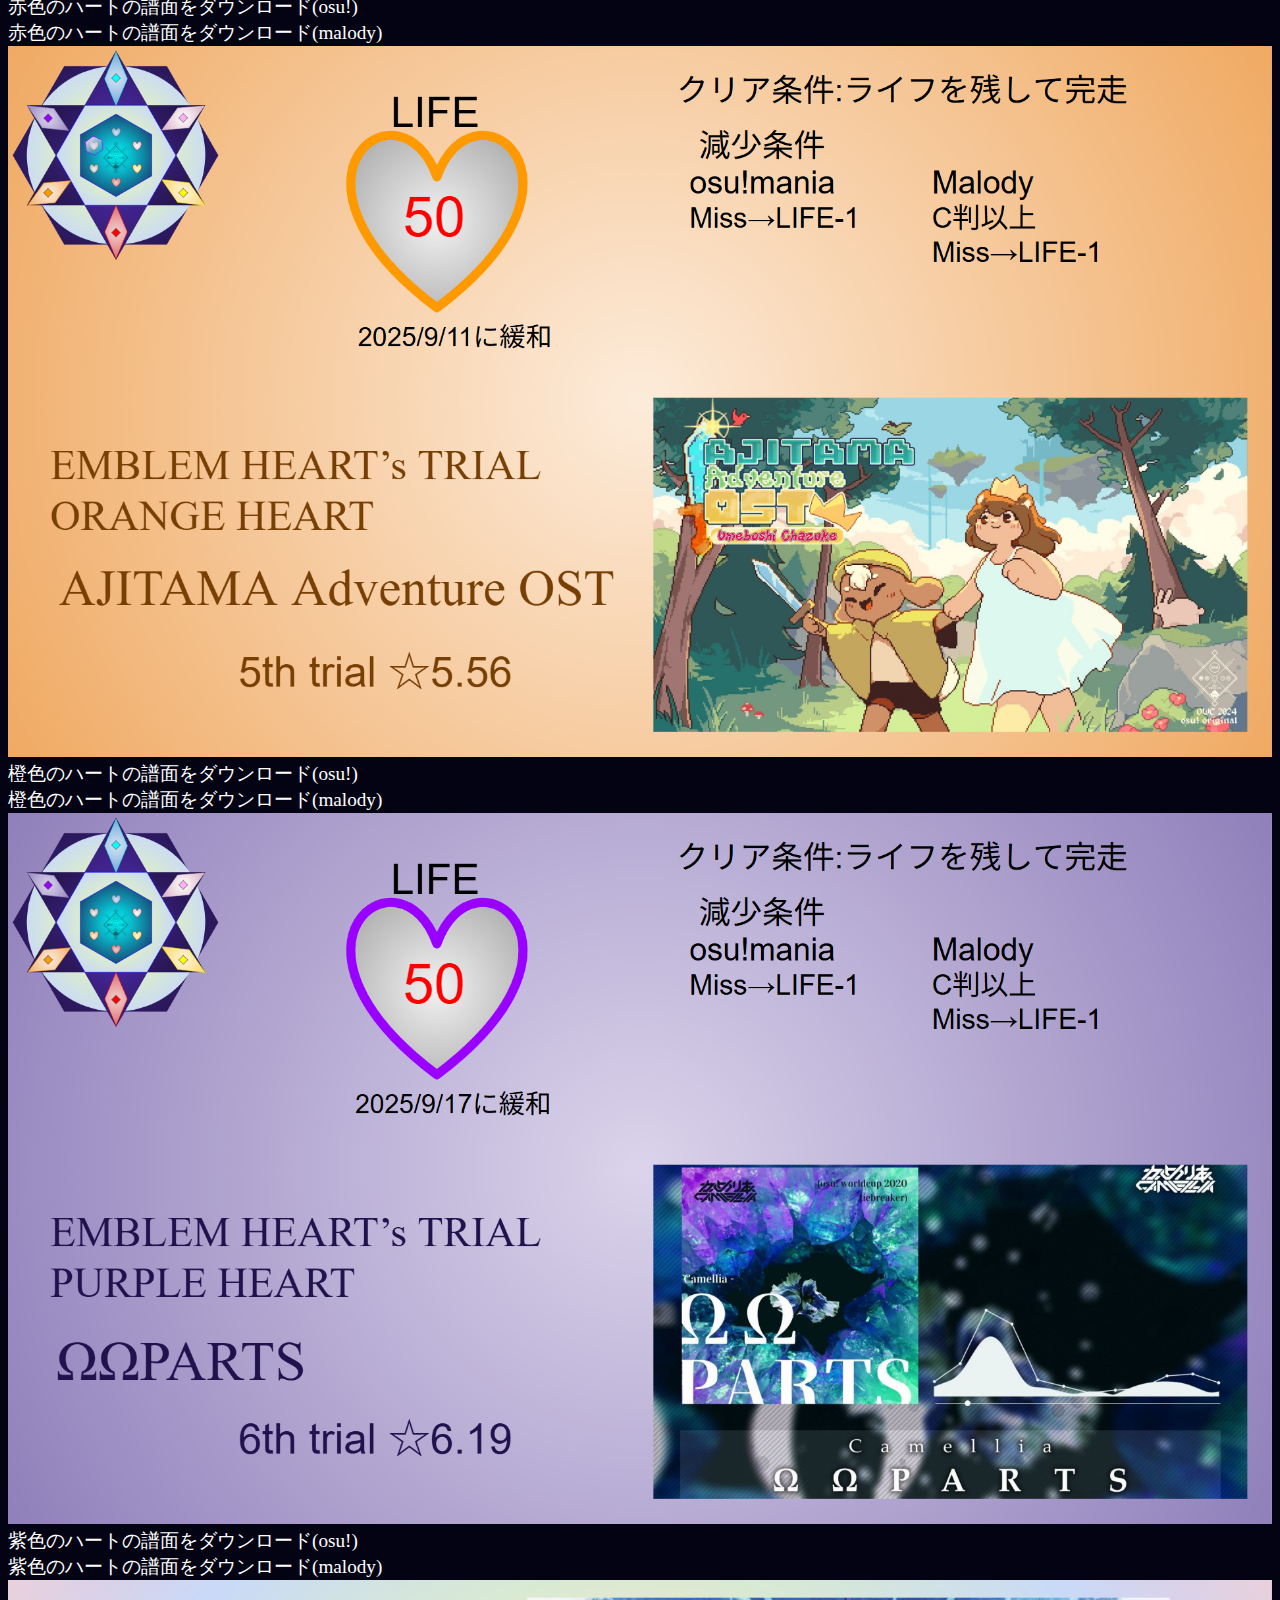
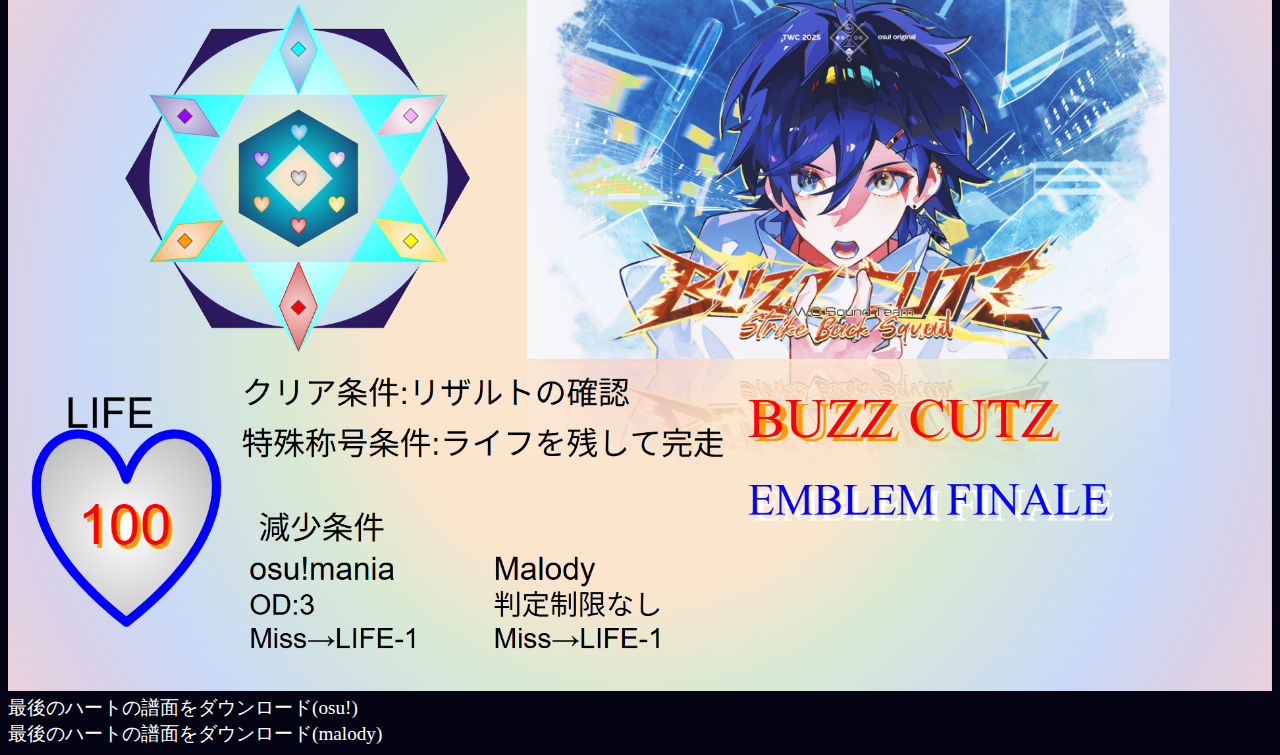
<file: Perfect Challenges Emblem/heart.html>
<!DOCTYPE html>
<html lang="jp">
    <head>
        <meta charset="UTF-8">
        <meta name="viewport" content="width=device-width, initial-scale=1.0">
        <link href="style.css" rel="stylesheet">
        <title>Perfect Challenges Emblem</title>
    </head>
    <body>
        <header id="headerid">
            <h1>Perfect Challenges Emblem</h1>
            
        </header>
        <mid>
            <a href="main.html">メインページに戻る</a>
            <h2>現在のハートの試練条件</h2>
            <img src="img/7.png" height="auto" width="100%">
            <li><a href="beatmaps/kou! - Frost Walker.osz">水色のハートの譜面をダウンロード(osu!)</a></li>
            <li><a href="beatmaps/Frost_Walker.mcz">水色のハートの譜面をダウンロード(malody)</a></li>
             <img src="img/8.png" height="auto" width="100%">
            <li><a href="beatmaps/Imy feat. Itsuki Natsume - Lies playing Truth.osz">桃色のハートの譜面をダウンロード(osu!)</a></li>
            <li><a href="Lies_playing_Truth.mcz">桃色のハートの譜面をダウンロード(malody)</a></li>
              <img src="img/9.png" height="auto" width="100%">
            <li><a href="beatmaps/Yooh - Eternity.osz">黄色のハートの譜面をダウンロード(osu!)</a></li>
            <li><a href="beatmaps/Eternity.mcz">黄色のハートの譜面をダウンロード(malody)</a></li>
             <img src="img/10.png" height="auto" width="100%">
            <li><a href="beatmaps/Akiri - Symphony Of The Lost Souls.osz">赤色のハートの譜面をダウンロード(osu!)</a></li>
            <li><a href="beatmaps/Symphony_Of_The_Lost_Souls.mcz">赤色のハートの譜面をダウンロード(malody)</a></li>
             <img src="img/11.png" height="auto" width="100%">
            <li><a href="beatmaps/Umeboshi Chazuke - AJITAMA Adventure OST.osz">橙色のハートの譜面をダウンロード(osu!)</a></li>
            <li><a href="beatmaps/AJITAMA_Adventure_OST.mcz">橙色のハートの譜面をダウンロード(malody)</a></li>
             <img src="img/12.png" height="auto" width="100%">
            <li><a href="beatmaps/Camellia - OOPARTS.osz">紫色のハートの譜面をダウンロード(osu!)</a></li>
            <li><a href="beatmaps/OOPARTS.mcz">紫色のハートの譜面をダウンロード(malody)</a></li>
             <img src="img/13.png" height="auto" width="100%">
            <li><a href="beatmaps/TWC Sound Team Strike Back Squad - BUZZ CUTZ.osz">最後のハートの譜面をダウンロード(osu!)</a></li>
            <li><a href="beatmaps/BUZZ_CUTZ.mcz">最後のハートの譜面をダウンロード(malody)</a></li>
            
        </mid>
        
    </body>
</html>
</file>
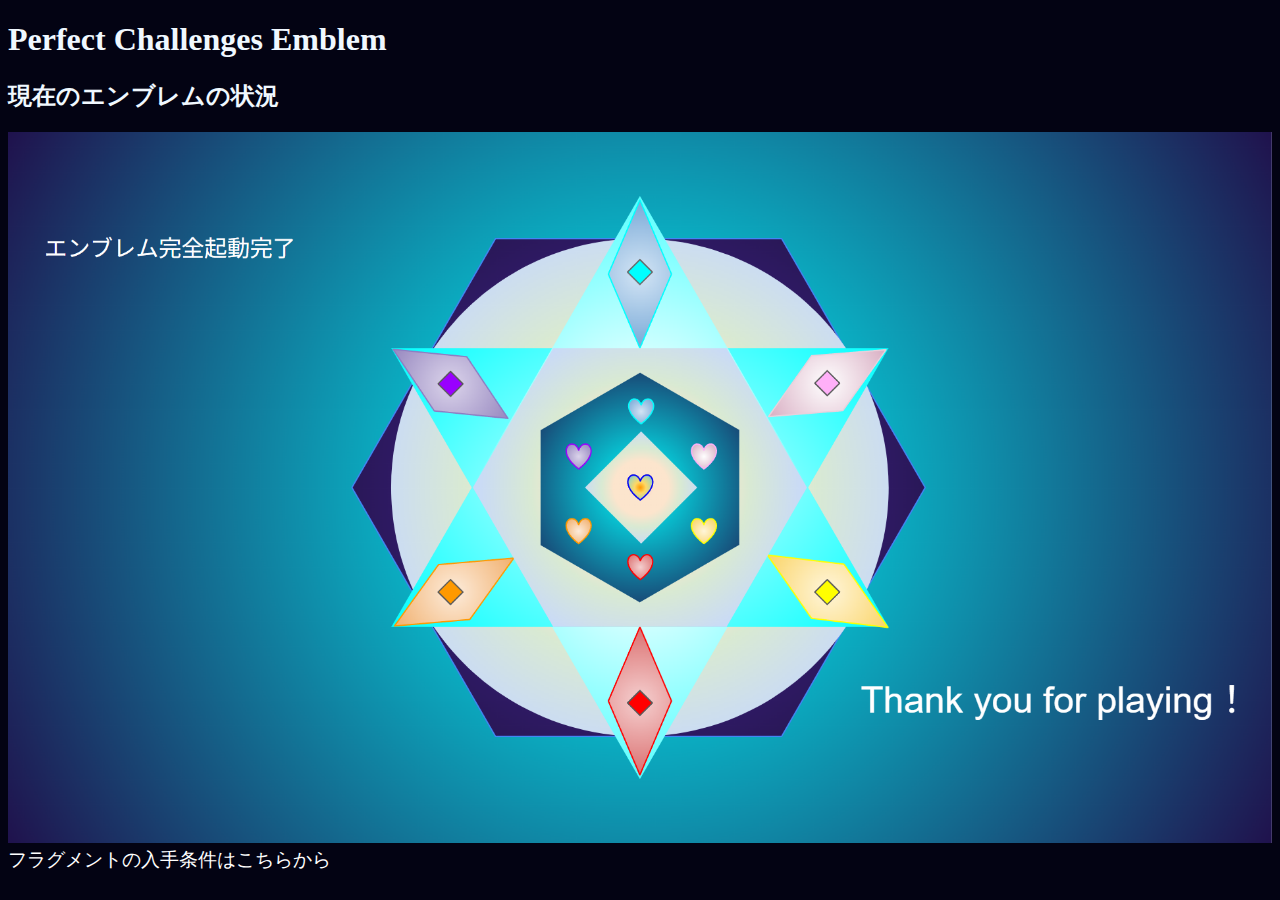
<file: Perfect Challenges Emblem/main.html>
<!DOCTYPE html>
<html lang="jp">
    <head>
        <meta charset="UTF-8">
        <meta name="viewport" content="width=device-width, initial-scale=1.0">
        <link href="style.css" rel="stylesheet">
        <title>Perfect Challenges Emblem</title>
    </head>
    <body>
        <header id="headerid">
            <h1>Perfect Challenges Emblem</h1>
            
        </header>
        <mid>
            <h2>現在のエンブレムの状況</h2>
            <img src="img/0.png" height="auto" width="100%">
            <a href="fragment.html">フラグメントの入手条件はこちらから</a>
        </mid>
        
    </body>
</html>
</file>
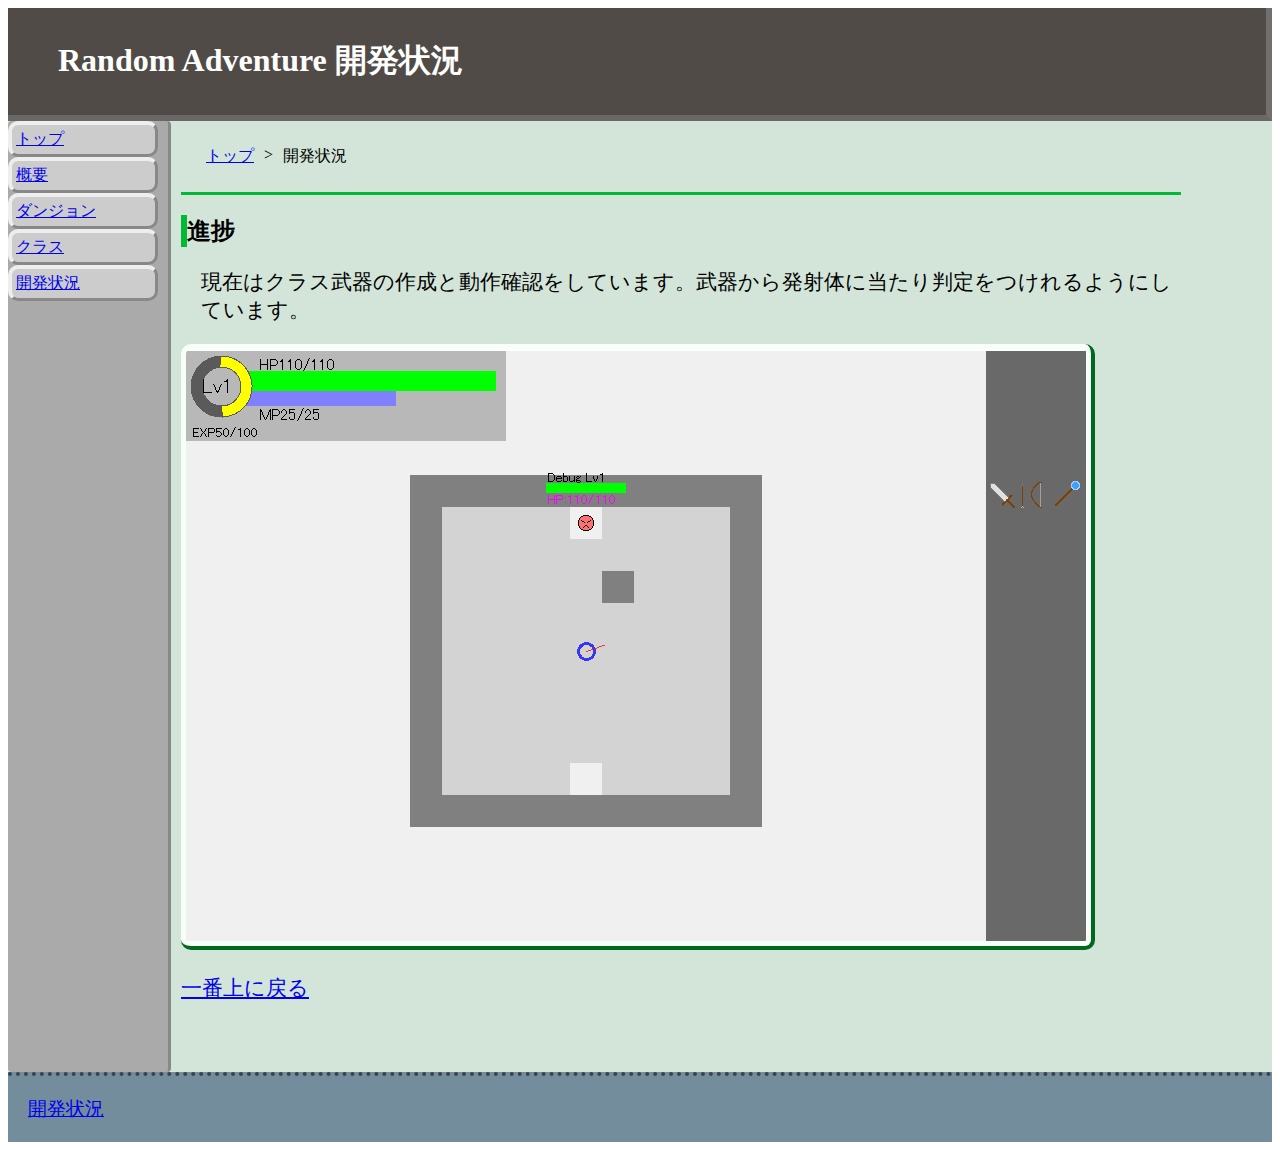
<file: web/top/Development_status.html>
<!DOCTYPE html>
<html lang="jp">
<head>
    <meta charset="UTF-8">
    <meta name="viewport" content="width=device-width, initial-scale=1.0">
    <link href="../style.css" rel="stylesheet">
    <title>Document</title>
</head>
<body>
    <header id="headerid">
    <h1>Random Adventure 開発状況</h1>
    </header>
    <mid>
    <sidebar>
        <li><a href="../index.html" >トップ</a></li>
            <li><a href="overview.html">概要</a></li>
            <li><a href="overview/Dungeon.html" >ダンジョン</a></li>
            <li><a href="overview/player_class.html">クラス</a></li>
            <li><a href="Development_status.html">開発状況</a></li>
    </sidebar>

    <main>
        <div class="pan"><a href="../index.html" >トップ</a><a>></a><a>開発状況</a></div>
        <div>
            <h2>進捗</h2>
            <p>現在はクラス武器の作成と動作確認をしています。武器から発射体に当たり判定をつけれるようにしています。</p>
            <img src="../imgs/5.png">
        </div>
       
        <a href="#headerid">一番上に戻る</a>
    </main>
    </mid>
    <footer>
        <a href="Development_status.html">開発状況</a>
    </footer>
</body>
</html>
</file>
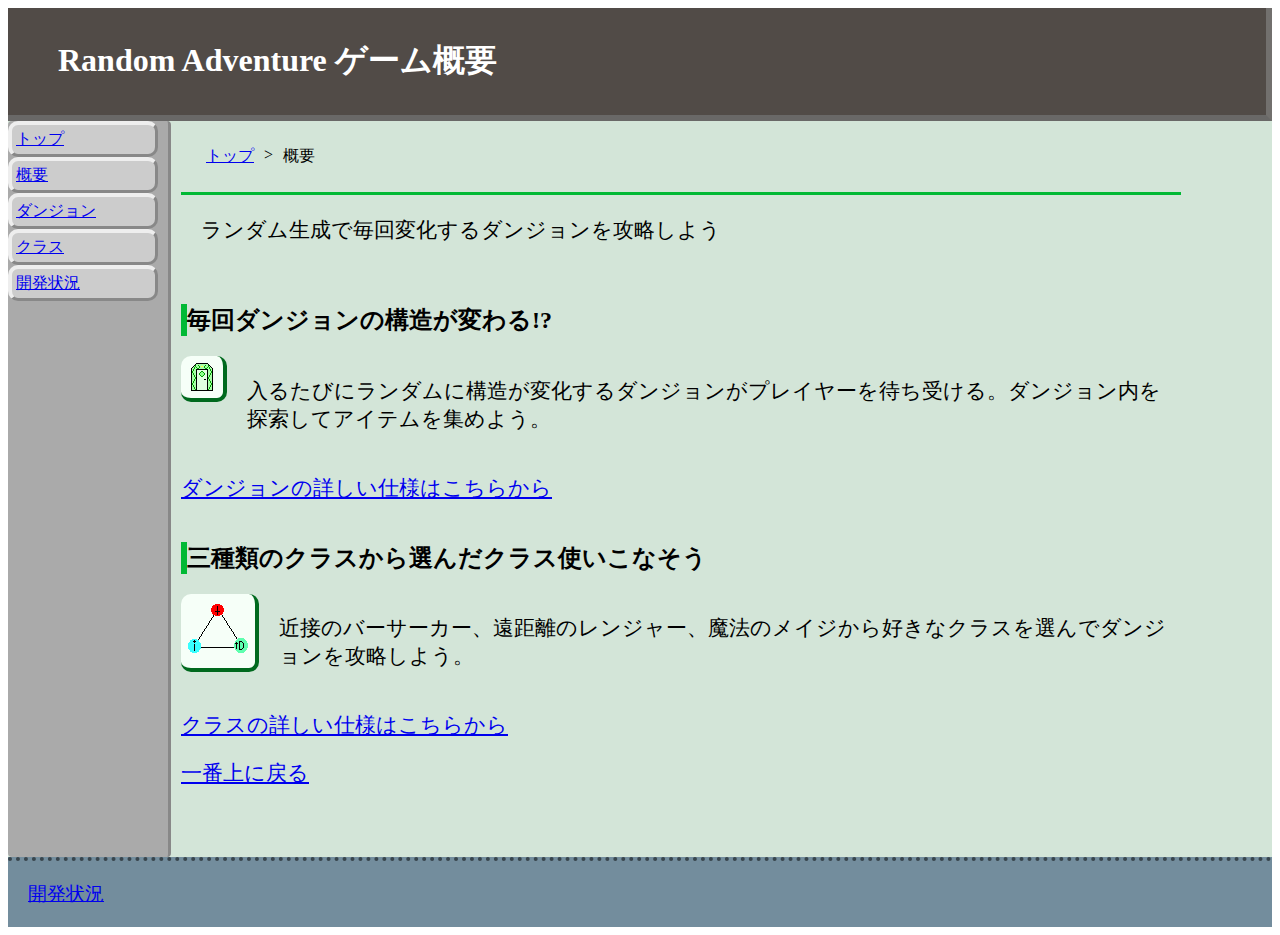
<file: web/top/overview.html>
<!DOCTYPE html>
<html lang="jp">
<head>
    <meta charset="UTF-8">
    <meta name="viewport" content="width=device-width, initial-scale=1.0">
    <link href="../style.css" rel="stylesheet">
    <title>Document</title>
</head>
<body>
    <header id="headerid">
    <h1>Random Adventure ゲーム概要</h1>
    </header>
    <mid>
        <sidebar>
            <li><a href="../index.html">トップ</a></li>
            <li><a href="overview.html" >概要</a></li>
            <li><a href="overview/Dungeon.html">ダンジョン</a></li>
            <li><a href="overview/player_class.html">クラス</a></li>
            <li><a href="Development_status.html">開発状況</a></li>
        </sidebar>

        <main>
            <div class="pan"><a href="../index.html" >トップ</a><a>></a><a>概要</a></div>
            <div>
                <p>ランダム生成で毎回変化するダンジョンを攻略しよう</p>
            </div>
            <div>
                <h2>毎回ダンジョンの構造が変わる!?</h2>
                <div class="midasi"><img src="../imgs/dungon1.png" width="auto" height="50%"><p>入るたびにランダムに構造が変化するダンジョンがプレイヤーを待ち受ける。ダンジョン内を探索してアイテムを集めよう。</p></div>
                
                <a href="overview\Dungeon.html">ダンジョンの詳しい仕様はこちらから</a>
            </div>
            <div>
                <h2>三種類のクラスから選んだクラス使いこなそう</h2>
                
                <div class="midasi"><img src="../imgs/class.png" width="auto" height="50%"><p>近接のバーサーカー、遠距離のレンジャー、魔法のメイジから好きなクラスを選んでダンジョンを攻略しよう。</p></div>
                <a href="overview\player_class.html">クラスの詳しい仕様はこちらから</a>
                

            </div>
            <a href="#headerid">一番上に戻る</a>
        </main>
    </mid>
    <footer>
        <a href="Development_status.html">開発状況</a>
    </footer>
</body>
</html>
</file>
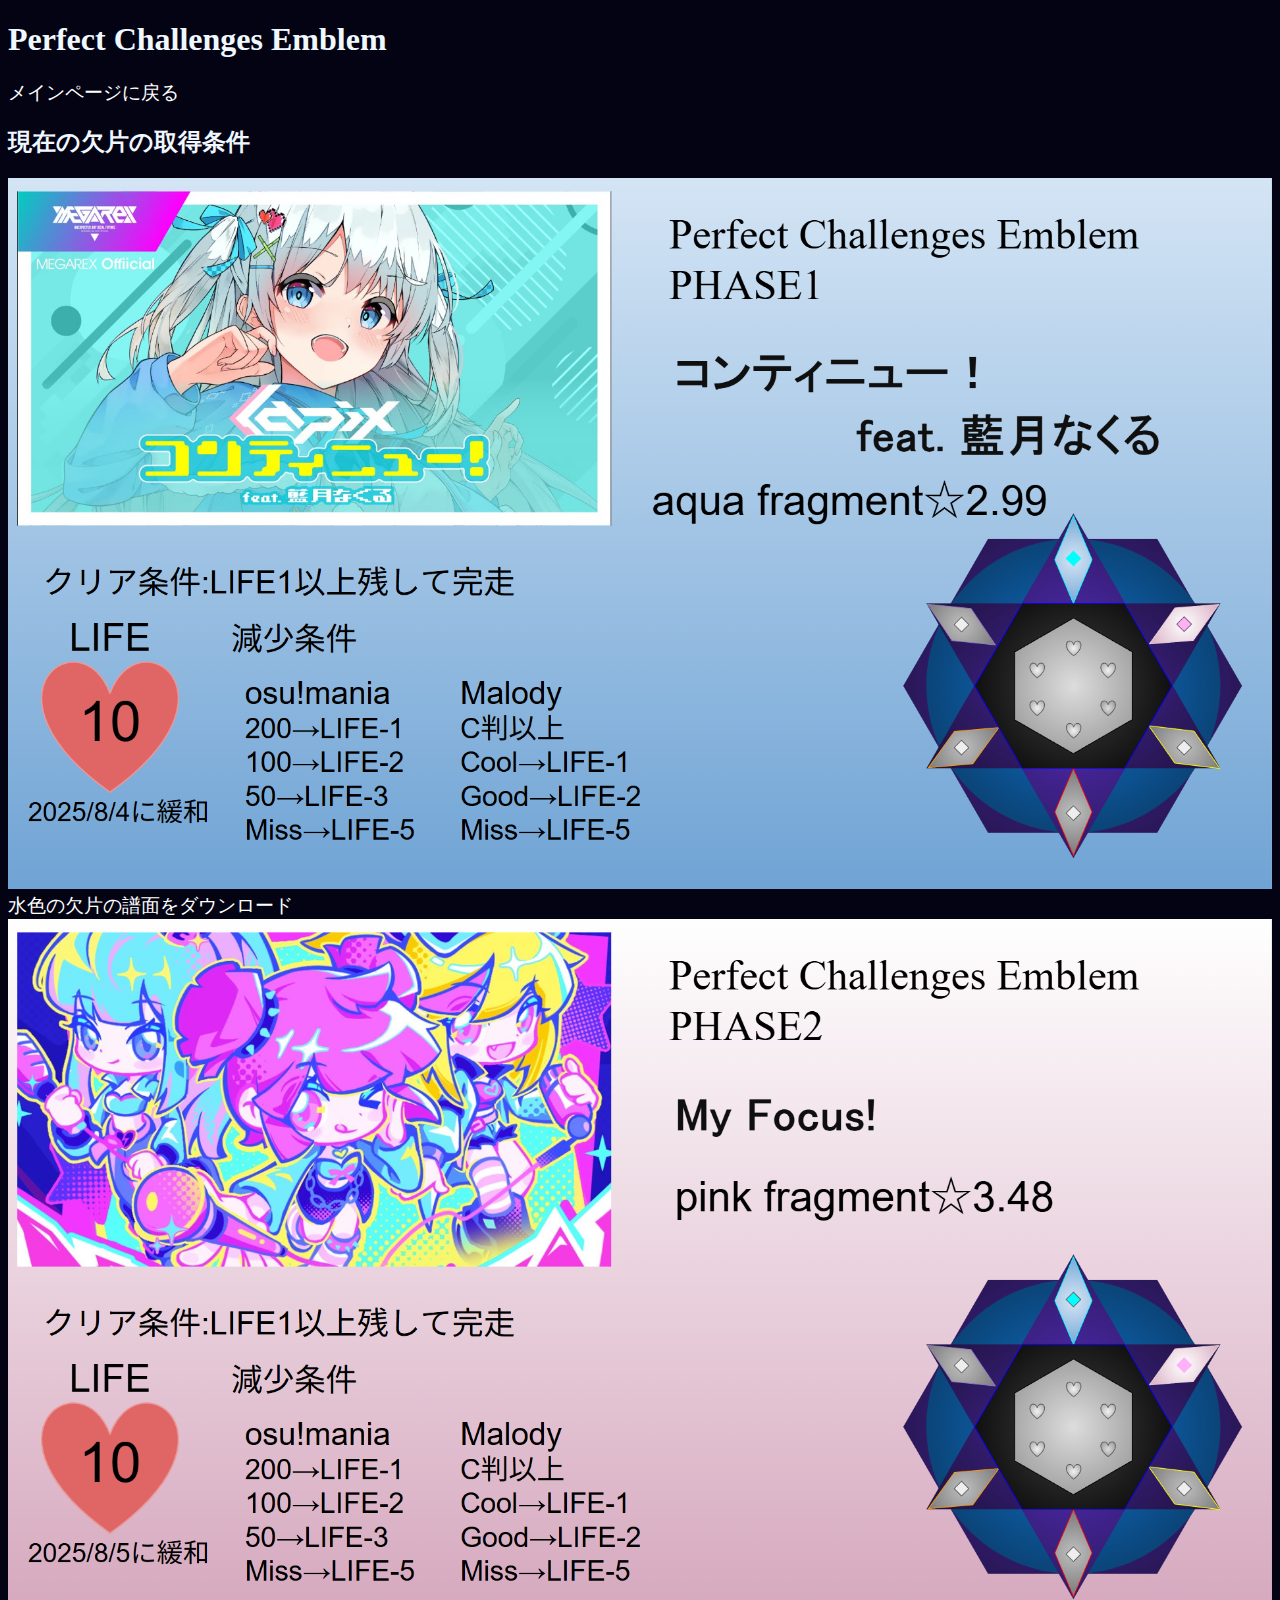
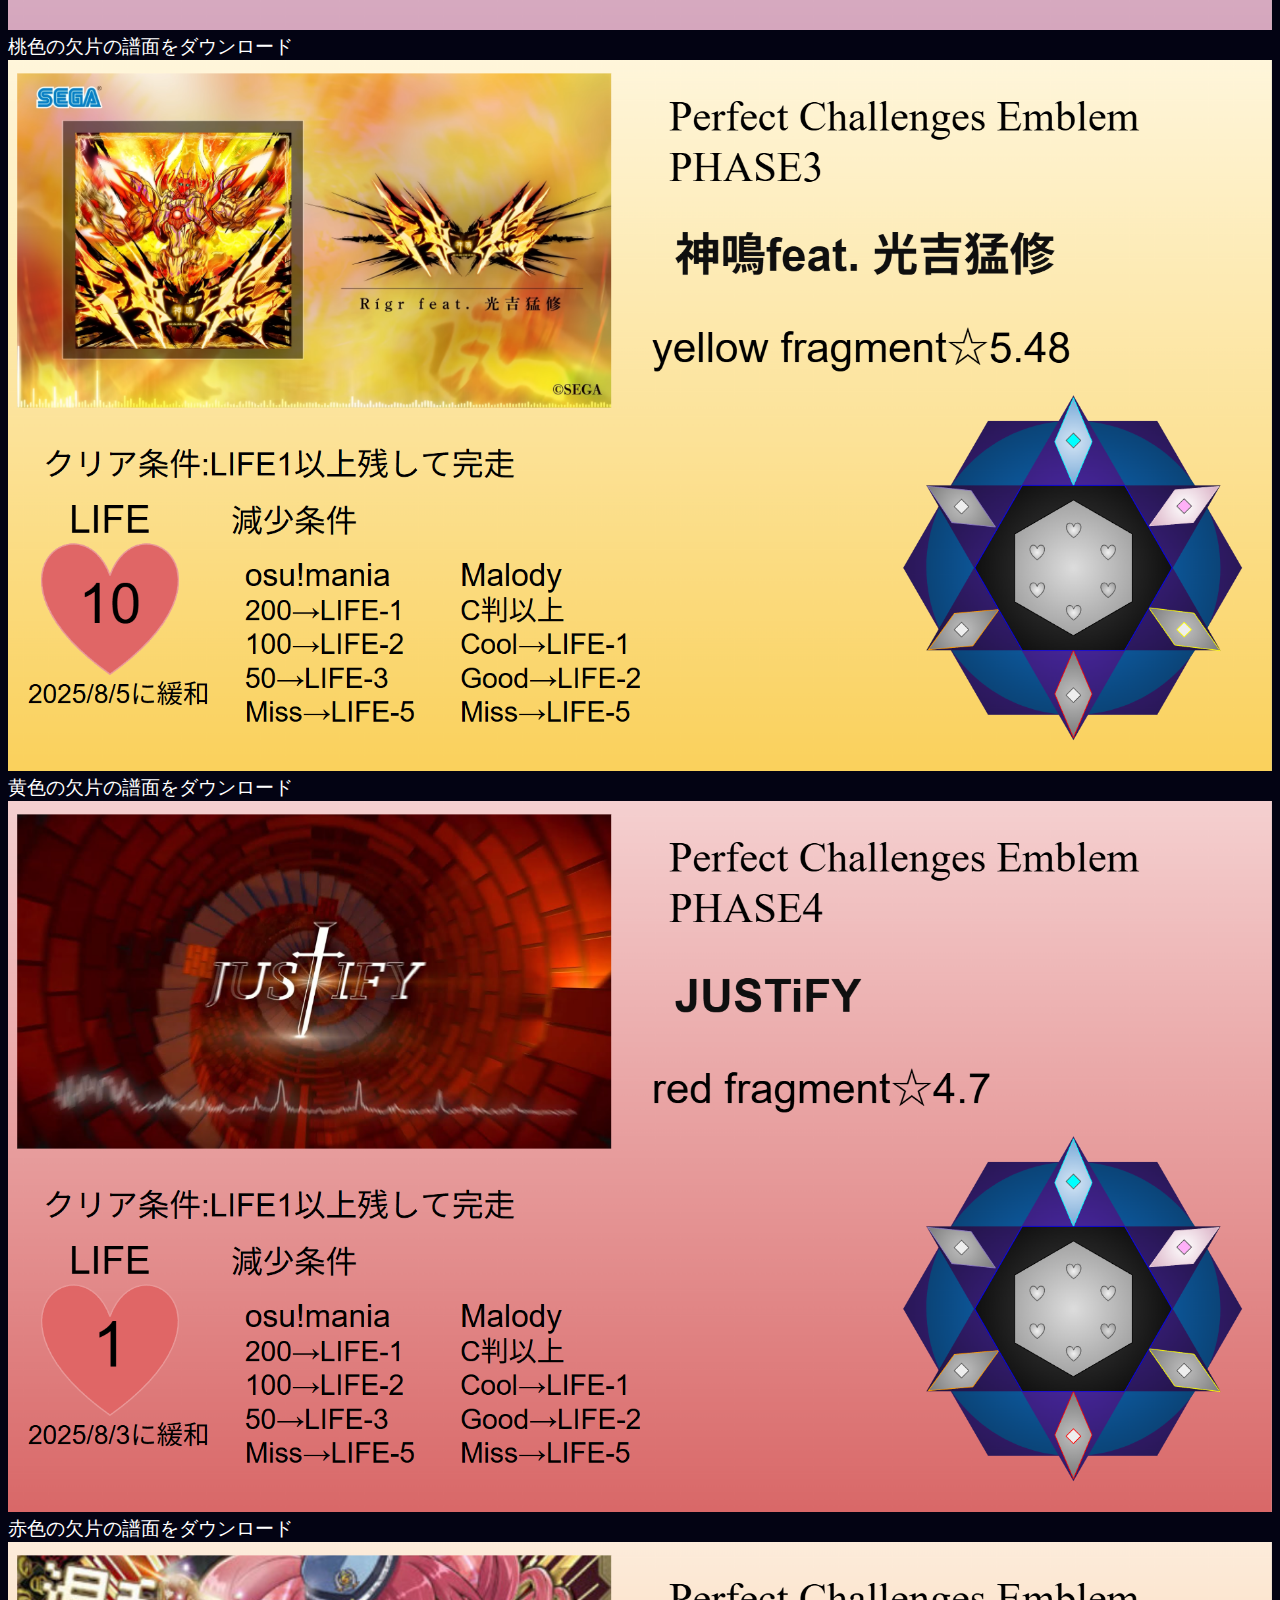
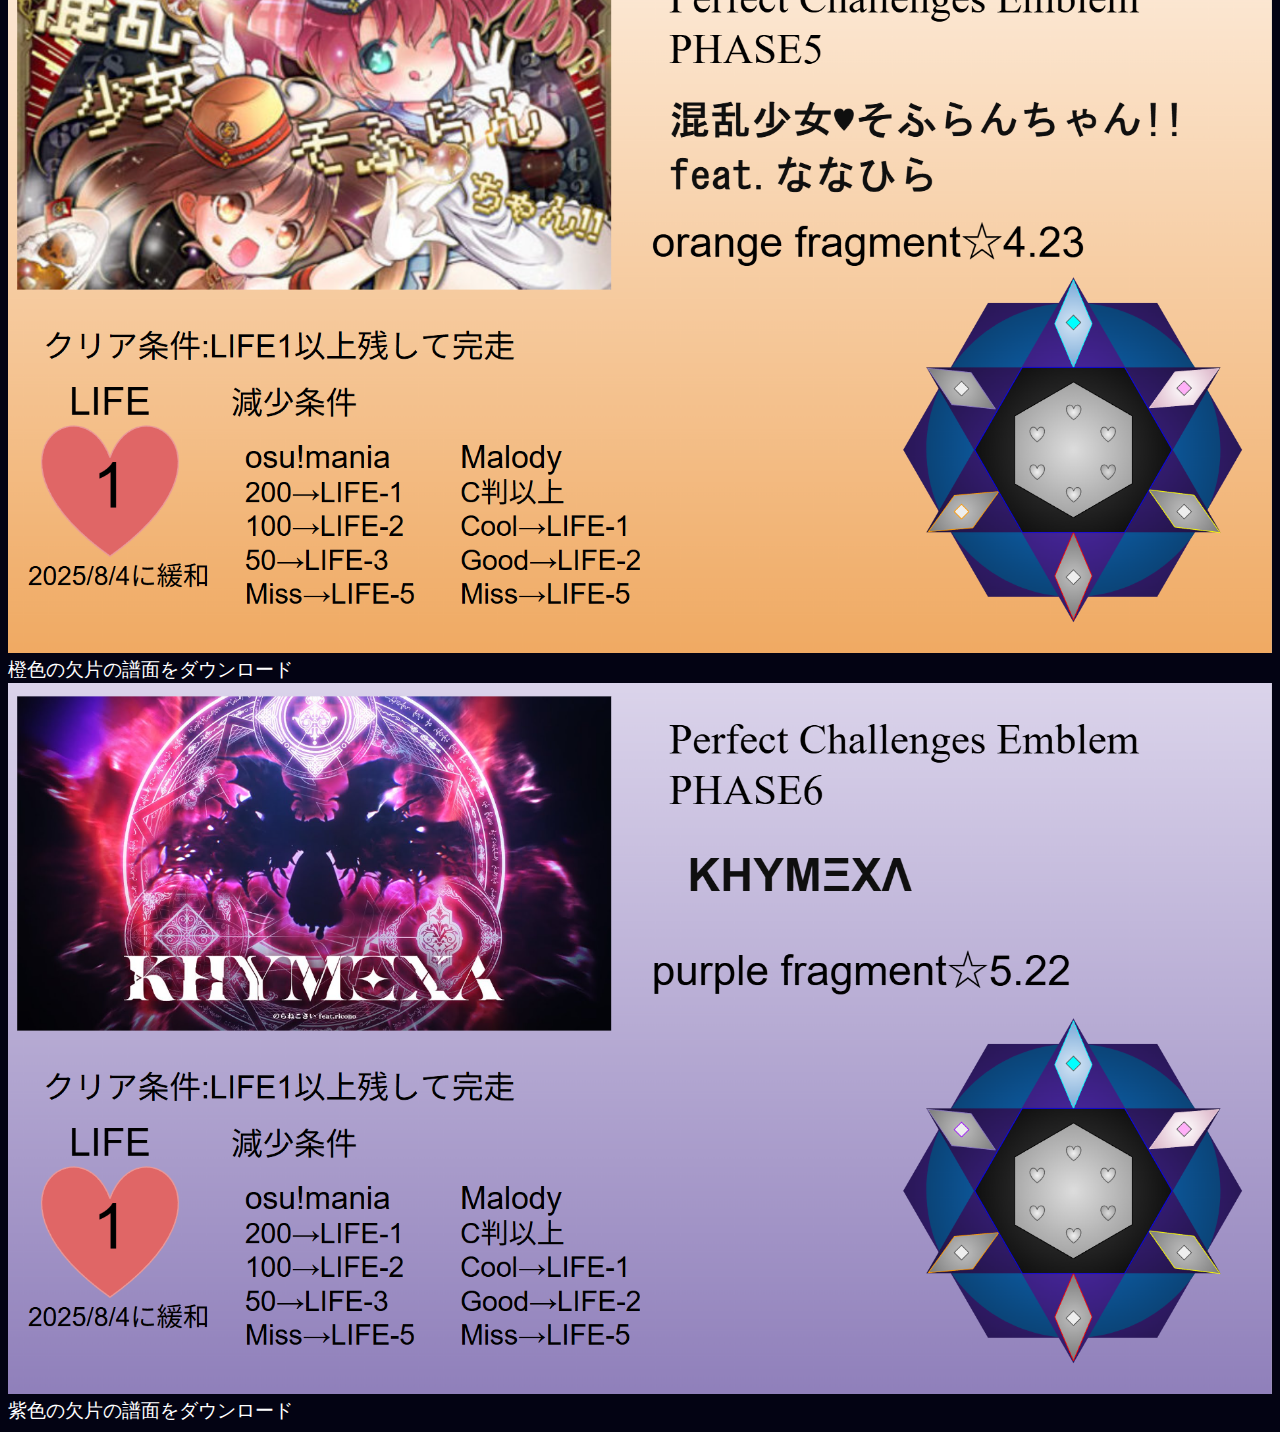
<file: Perfect Challenges Emblem/img/Perfect Challenges Emblem/fragment.html>
<!DOCTYPE html>
<html lang="jp">
    <head>
        <meta charset="UTF-8">
        <meta name="viewport" content="width=device-width, initial-scale=1.0">
        <link href="style.css" rel="stylesheet">
        <title>Perfect Challenges Emblem</title>
    </head>
    <body>
        <header id="headerid">
            <h1>Perfect Challenges Emblem</h1>
            
        </header>
        <mid>
            <a href="main.html">メインページに戻る</a>
            <h2>現在の欠片の取得条件</h2>
            <img src="img/1.png" height="auto" width="100%">
            <a href="beatmaps/lapix feat. nakuruaitsuki - contenue!.osz">水色の欠片の譜面をダウンロード</a>
            <img src="img/2.png" height="auto" width="100%">
            <a href="beatmaps/EmoCosine - My Focus!.osz">桃色の欠片の譜面をダウンロード</a>
            <img src="img/3.png" height="auto" width="100%">
            <a href="beatmaps/Rigr feat. Takenobu Mitsuyosi - kaminari.osz">黄色の欠片の譜面をダウンロード</a>
            <img src="img/4.png" height="auto" width="100%">
            <a href="beatmaps/TrinaLydia vs Kuro - JUSTiFY.osz">赤色の欠片の譜面をダウンロード</a>
            <img src="img/5.png" height="auto" width="100%">
            <a href="beatmaps/Camellia feat. Nanahira - konransyoujo sofuranchan.osz">橙色の欠片の譜面をダウンロード</a>
            <img src="img/6.png" height="auto" width="100%">
            <a href="beatmaps/noranekosai - KHYMEXA feat.ricono.osz">紫色の欠片の譜面をダウンロード</a>
            
        </mid>
        
    </body>
</html>
</file>
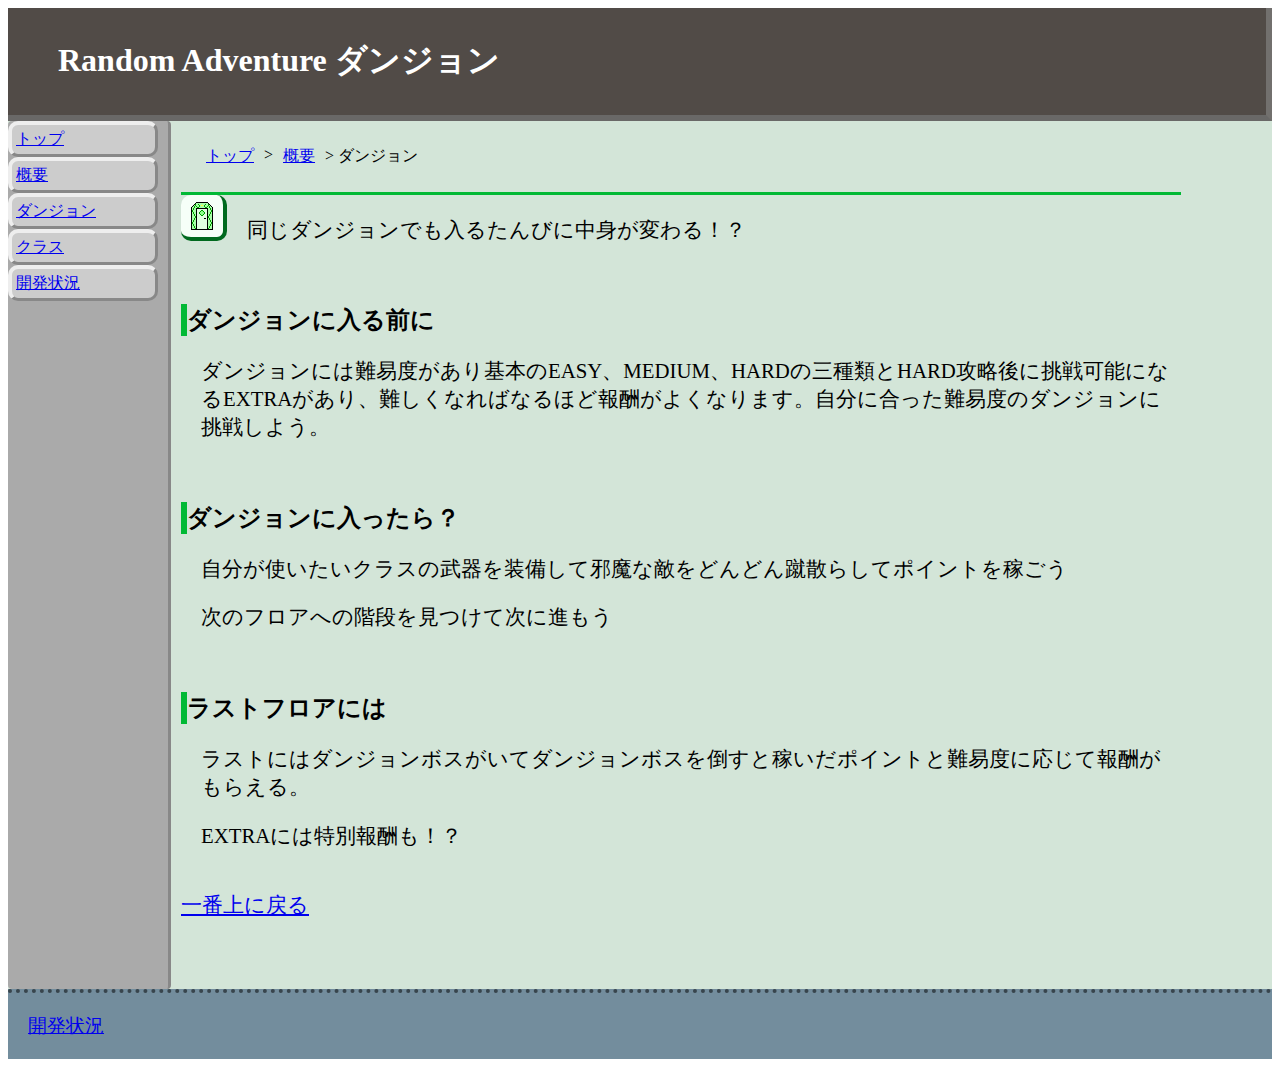
<file: web/top/overview/Dungeon.html>
<!DOCTYPE html>
<html lang="jp">
<head>
    <meta charset="UTF-8">
    <meta name="viewport" content="width=device-width, initial-scale=1.0">
    <link href="../../style.css" rel="stylesheet">
    <title>Document</title>
</head>
<body>
    <header id="headerid">
    <h1>Random Adventure  ダンジョン</h1>
    </header>
    <mid>
        <sidebar>
            <li><a href="../../index.html" >トップ</a></li>
            <li><a href="../overview.html" >概要</a></li>
            <li><a href="../overview/Dungeon.html" >ダンジョン</a></li>
            <li><a href="../overview/player_class.html">クラス</a></li>
            <li><a href="../Development_status.html">開発状況</a></li>
        </sidebar>

        <main>
            <div class="pan"><a href="../../index.html" >トップ</a><a>></a><a href="../overview.html" >概要</a><a>> ダンジョン</a></div>
            <div class="midasi">
                <img src="../../imgs/dungon1.png" height="200%" width="auto">
                <p>同じダンジョンでも入るたんびに中身が変わる！？</p>
            </div>
            <div>
            <h2>ダンジョンに入る前に</h2>
                <p>ダンジョンには難易度があり基本のEASY、MEDIUM、HARDの三種類とHARD攻略後に挑戦可能になるEXTRAがあり、難しくなればなるほど報酬がよくなります。自分に合った難易度のダンジョンに挑戦しよう。</p>
                
            </div>
            <div>
                <h2>ダンジョンに入ったら？</h2>
                <dl>自分が使いたいクラスの武器を装備して邪魔な敵をどんどん蹴散らしてポイントを稼ごう</dl>
                <dl>次のフロアへの階段を見つけて次に進もう</dl>
            </div>
            <div>
                <h2>ラストフロアには</h2>
                <dl>ラストにはダンジョンボスがいてダンジョンボスを倒すと稼いだポイントと難易度に応じて報酬がもらえる。</dl>
                <dl>EXTRAには特別報酬も！？</dl>

            </div>
            <a href="#headerid">一番上に戻る</a>
        </main>
    </mid>
    <footer>
        <a href="../Development_status.html">開発状況</a>
    </footer>
</body>
</html>
</file>
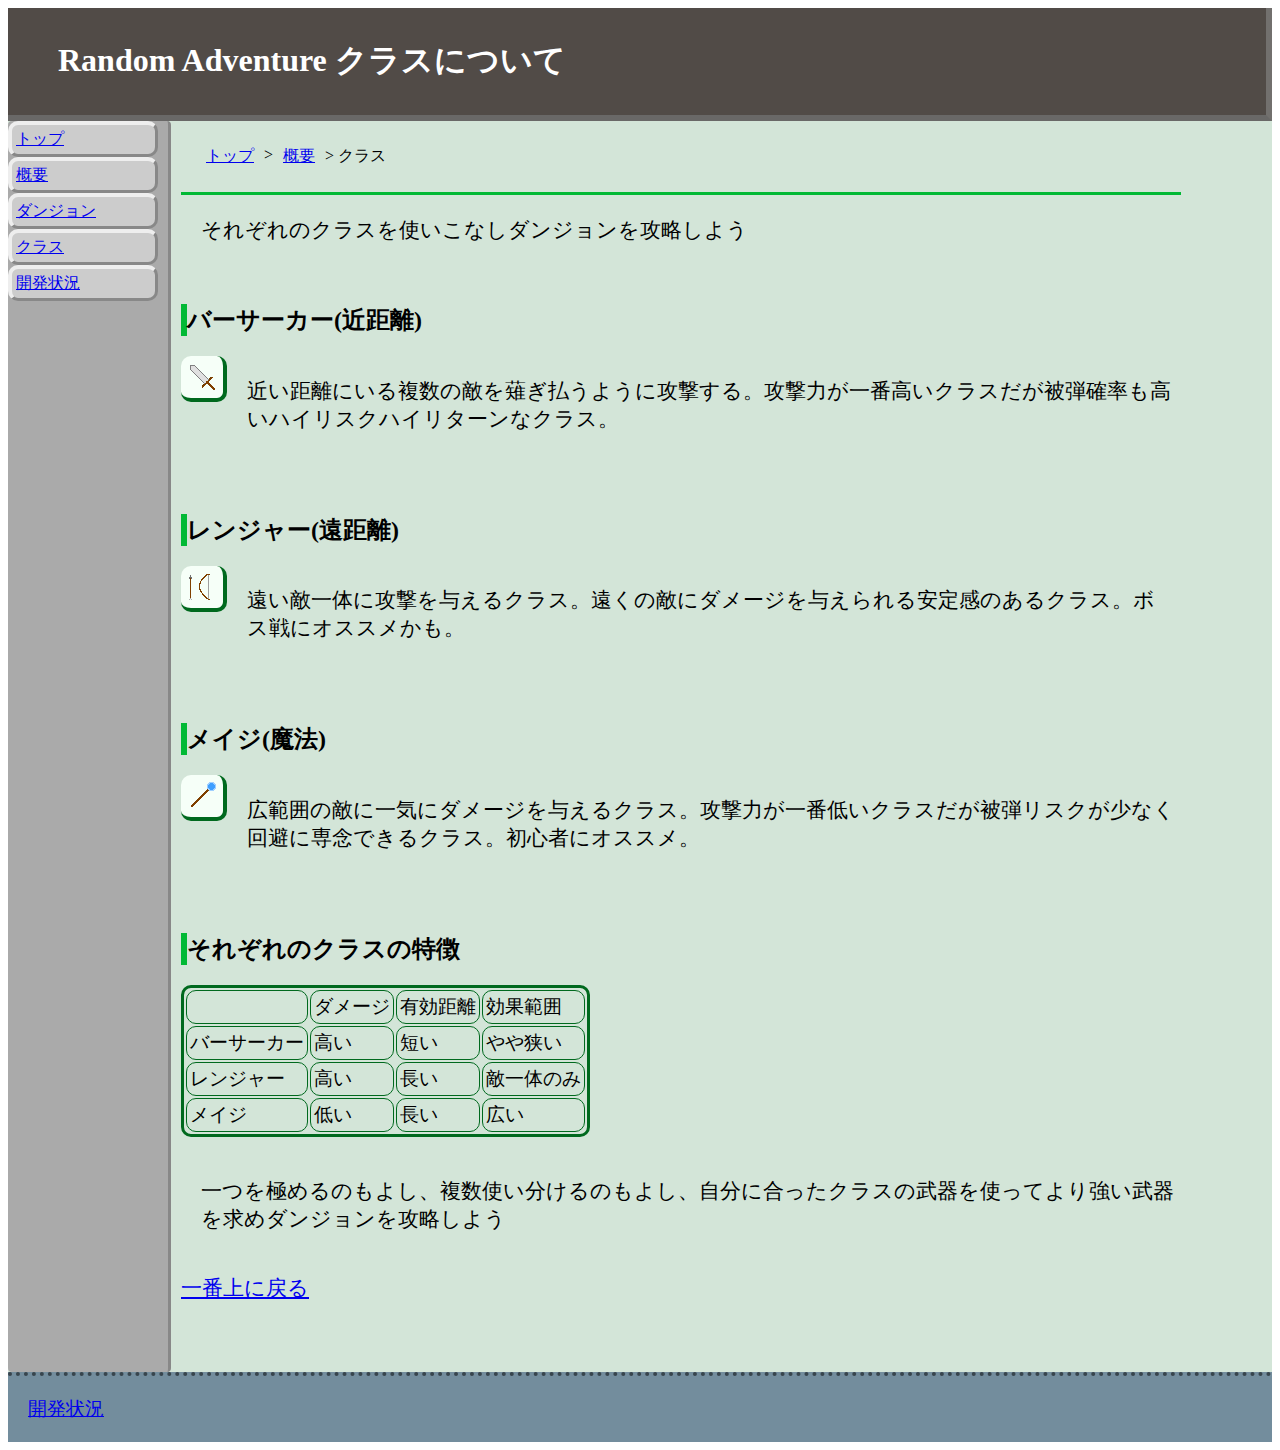
<file: web/top/overview/player_class.html>
<!DOCTYPE html>
<html lang="jp">
<head>
    <meta charset="UTF-8">
    <meta name="viewport" content="width=device-width, initial-scale=1.0">
    <link href="../../style.css" rel="stylesheet">
    <title>Document</title>
</head>
<body>
    <header id="headerid">
    <h1>Random Adventure クラスについて</h1>
    </header>
    <mid>
    <sidebar>
         <li><a href="../../index.html" >トップ</a></li>
            <li><a href="../overview.html" >概要</a></li>
            <li><a href="../overview/Dungeon.html" >ダンジョン</a></li>
            <li><a href="../overview/player_class.html">クラス</a></li>
            <li><a href="../Development_status.html">開発状況</a></li>
    </sidebar>
    <main>
        <div class="pan"><a href="../../index.html" >トップ</a><a>></a><a href="../overview.html" >概要</a><a>> クラス</a></div>
        <div>
            <p>それぞれのクラスを使いこなしダンジョンを攻略しよう</p>
        </div>
        <div>
            <h2>バーサーカー(近距離)</h2>
            <div class="midasi">
            <img src="../../imgs/sowrd.png" width="auto" height="50%"><p>近い距離にいる複数の敵を薙ぎ払うように攻撃する。攻撃力が一番高いクラスだが被弾確率も高いハイリスクハイリターンなクラス。</p>
            </div>
        </div>
        <div>
            <h2>レンジャー(遠距離)</h2>
            <div class="midasi">
            <img src="../../imgs/bow.png" width="auto" height="50%"><p>遠い敵一体に攻撃を与えるクラス。遠くの敵にダメージを与えられる安定感のあるクラス。ボス戦にオススメかも。</p>
            </div>
        </div>
        <div>
            <h2>メイジ(魔法)</h2>
            <div class="midasi">
            <img src="../../imgs/staff.png" width="auto" height="50%"> <p>広範囲の敵に一気にダメージを与えるクラス。攻撃力が一番低いクラスだが被弾リスクが少なく回避に専念できるクラス。初心者にオススメ。</p>
            </div>
           
        </div>
        <div>
            <h2>それぞれのクラスの特徴</h2>
            <table>
                <tr>
                    <td></td> <td>ダメージ</td> <td>有効距離</td> <td>効果範囲</td>
                </tr>
                <tr>
                     <td>バーサーカー</td> <td>高い</td> <td>短い</td> <td>やや狭い</td>
                </tr>
                <tr>
                     <td>レンジャー</td> <td>高い</td> <td>長い</td> <td>敵一体のみ</td>
                </tr>
                <tr>
                     <td>メイジ</td> <td>低い</td> <td>長い</td> <td>広い</td>
                </tr>
            </table>

        </div>
         <div>
            <p>一つを極めるのもよし、複数使い分けるのもよし、自分に合ったクラスの武器を使ってより強い武器を求めダンジョンを攻略しよう</p>
        </div>
        <a href="#headerid">一番上に戻る</a>
    </main>
    </mid>
    <footer>
        <a href="../Development_status.html">開発状況</a>
    </footer>
</body>
</html>
</file>
<file: style.css>
/* ベーススタイル */
body {
  font-family: 'Helvetica Neue', sans-serif;
  line-height: 1.6;
  margin: 0;
  padding: 0;
  background: #f8f9fa;
  color: #333;
}

header {
  background: #2c3e50;
  color: white;
  padding: 2rem;
  text-align: center;
}

header h1 {
  margin: 0;
  font-size: 2.5rem;
}

section {
  padding: 2rem;
  max-width: 800px;
  margin: auto;
}

h2 {
  border-bottom: 2px solid #3498db;
  padding-bottom: 0.5rem;
  color: #2c3e50;
}

ul {
  list-style-type: square;
  padding-left: 1.5rem;
}
li{
     border-radius: 4px;
     padding: 3px;
   border-left: 4px solid #3498db;
    border: 1rem;
}
.project {
  background: white;
  padding: 1rem;
  margin-top: 1rem;
  border-left: 4px solid #3498db;
  box-shadow: 0 2px 5px rgba(0,0,0,0.1);
}
.skill{
   border-left: 4px solid #3498db;
   font-size: 130%;
}
footer {
  text-align: center;
  padding: 30px;
  background: #2c3e50;
  color: white;
  margin-top: 2px;
}

a {
  color: #ffffff;
  text-decoration: none;
  font-size: 140%;
}

a:hover {
  text-decoration: underline;
}
img{
    height: auto;
    padding: 8px;
    border-right: 4px solid #276d9c;
    border-bottom: 4px solid #276d9c;
    border-radius: 8px;
}
table{
    padding-left: 10px;
}
table td{
    border-radius: 8px;
    border: 3px solid #3498db;
    padding-left: 10px;
    padding-right: 10px;
    font-size: 110%;
}
</file>
<file: portfolio/style.css>
/* ベーススタイル */
body {
  font-family: 'Helvetica Neue', sans-serif;
  line-height: 1.6;
  margin: 0;
  padding: 0;
  background: #f8f9fa;
  color: #333;
}

header {
  background: #2c3e50;
  color: white;
  padding: 2rem;
  text-align: center;
}

header h1 {
  margin: 0;
  font-size: 2.5rem;
}

section {
  padding: 2rem;
  max-width: 800px;
  margin: auto;
}

h2 {
  border-bottom: 2px solid #3498db;
  padding-bottom: 0.5rem;
  color: #2c3e50;
}

ul {
  list-style-type: square;
  padding-left: 1.5rem;
}
li{
     border-radius: 4px;
     padding: 3px;
   border-left: 4px solid #3498db;
    border: 1rem;
}
.project {
  background: white;
  padding: 1rem;
  margin-top: 1rem;
  border-left: 4px solid #3498db;
  box-shadow: 0 2px 5px rgba(0,0,0,0.1);
}
.skill{
   border-left: 4px solid #3498db;
   font-size: 130%;
}
footer {
  text-align: center;
  padding: 30px;
  background: #2c3e50;
  color: white;
  margin-top: 2px;
}

a {
  color: #ffffff;
  text-decoration: none;
  font-size: 140%;
}

a:hover {
  text-decoration: underline;
}
img{
    height: auto;
    padding: 8px;
    border-right: 4px solid #276d9c;
    border-bottom: 4px solid #276d9c;
    border-radius: 8px;
}
table{
    padding-left: 10px;
}
table td{
    border-radius: 8px;
    border: 3px solid #3498db;
    padding-left: 10px;
    padding-right: 10px;
    font-size: 110%;
}
</file>
<file: web/style.css>
header{
    background-color:rgb(81, 75, 71);
    color: #FFFFFF;
    border-right: solid #72706e 6px;
    border-bottom: solid #696867 6px;
    padding: 10px;
}
body mid{
    display: flex;
     background-color: #d3e5d8;
     
}
body{
    height: stretch;
}
h1{
    font-size: 200%;
    padding-left: 40px;
}
body mid sidebar {
    background-color: #AAAAAA;
    padding-right: 10px;
    border-radius: 4px;
    padding-bottom: 20px;
    width: 150px;
    border-right: solid #888888 3px;
}
body mid sidebar li{
    background-color: #CCCCCC;
    border-right: solid #888888 3px;
    border-bottom: solid #888888 3px;
    
    border-left: solid #eeeeee 4px;
    border-top: solid #eeeeee 4px;
    padding: 4px;
    padding-right: 20px;
    border-radius: 10px;
    list-style: none;
}
body mid main{
    padding-left: 10px;
    padding-bottom: 70px;
     height:100%;
     padding-top: 20px;
     width: 1000px;

}
body mid main div p{
     font-size: 130%;
}
body mid main div a{
     font-size: 130%;
}

footer{
     background-color: #738d9d;
    padding: 20px;
    border-top: dotted 4px #38454d;

}
footer a{
     
     font-size: 120%;
}
.midasi{
    display: flex;
    height: stretch;
    padding-bottom: 20px;
}
img{
    border-right: solid #00691e 4px;
    border-bottom: solid #00691e 4px;
    background-color: #f6fff8;
    border-radius: 10px;
    padding: 5px;
}

p{
    padding-left: 20px;
    padding-right: 5px;
    border-radius: 5px;

}
dl{
    padding-left: 20px;
    padding-right: 5px;
    border-radius: 5px;
    font-size: 130%;
}
h2{
    border-left: solid #01b935 6px;
    
}
.pan{
    display: flex; 

}
.pan a{
    font-size: 100%;
    padding: 5px;
}
.pan{
    border-bottom: solid #01b935 3px;
    padding-left: 20px;
}
td{
    border:solid #00691e 1px;
    padding: 3px;
    font-size: 120%;
    border-radius: 10px;
}
table{
    border:solid #00691e 3px;
    border-radius: 10px;
}
p{
    font-size: 130%;
}
li{
    list-style: none;
    padding-left: 20px;
}
main div{
    padding-bottom: 20px;
}
main a{
     font-size: 130%;
}
</file>
<file: Perfect Challenges Emblem/style.css>
body{
    background-color: rgb(3, 3, 19);
    color: aliceblue;
}
a {
  color: #ffffff;
  text-decoration: none;
  font-size: 120%;
}

a:hover {
  text-decoration: underline;
}
</file>
<file: Perfect Challenges Emblem/img/Perfect Challenges Emblem/style.css>
body{
    background-color: rgb(3, 3, 19);
    color: aliceblue;
}
a {
  color: #ffffff;
  text-decoration: none;
  font-size: 120%;
}

a:hover {
  text-decoration: underline;
}
</file>
